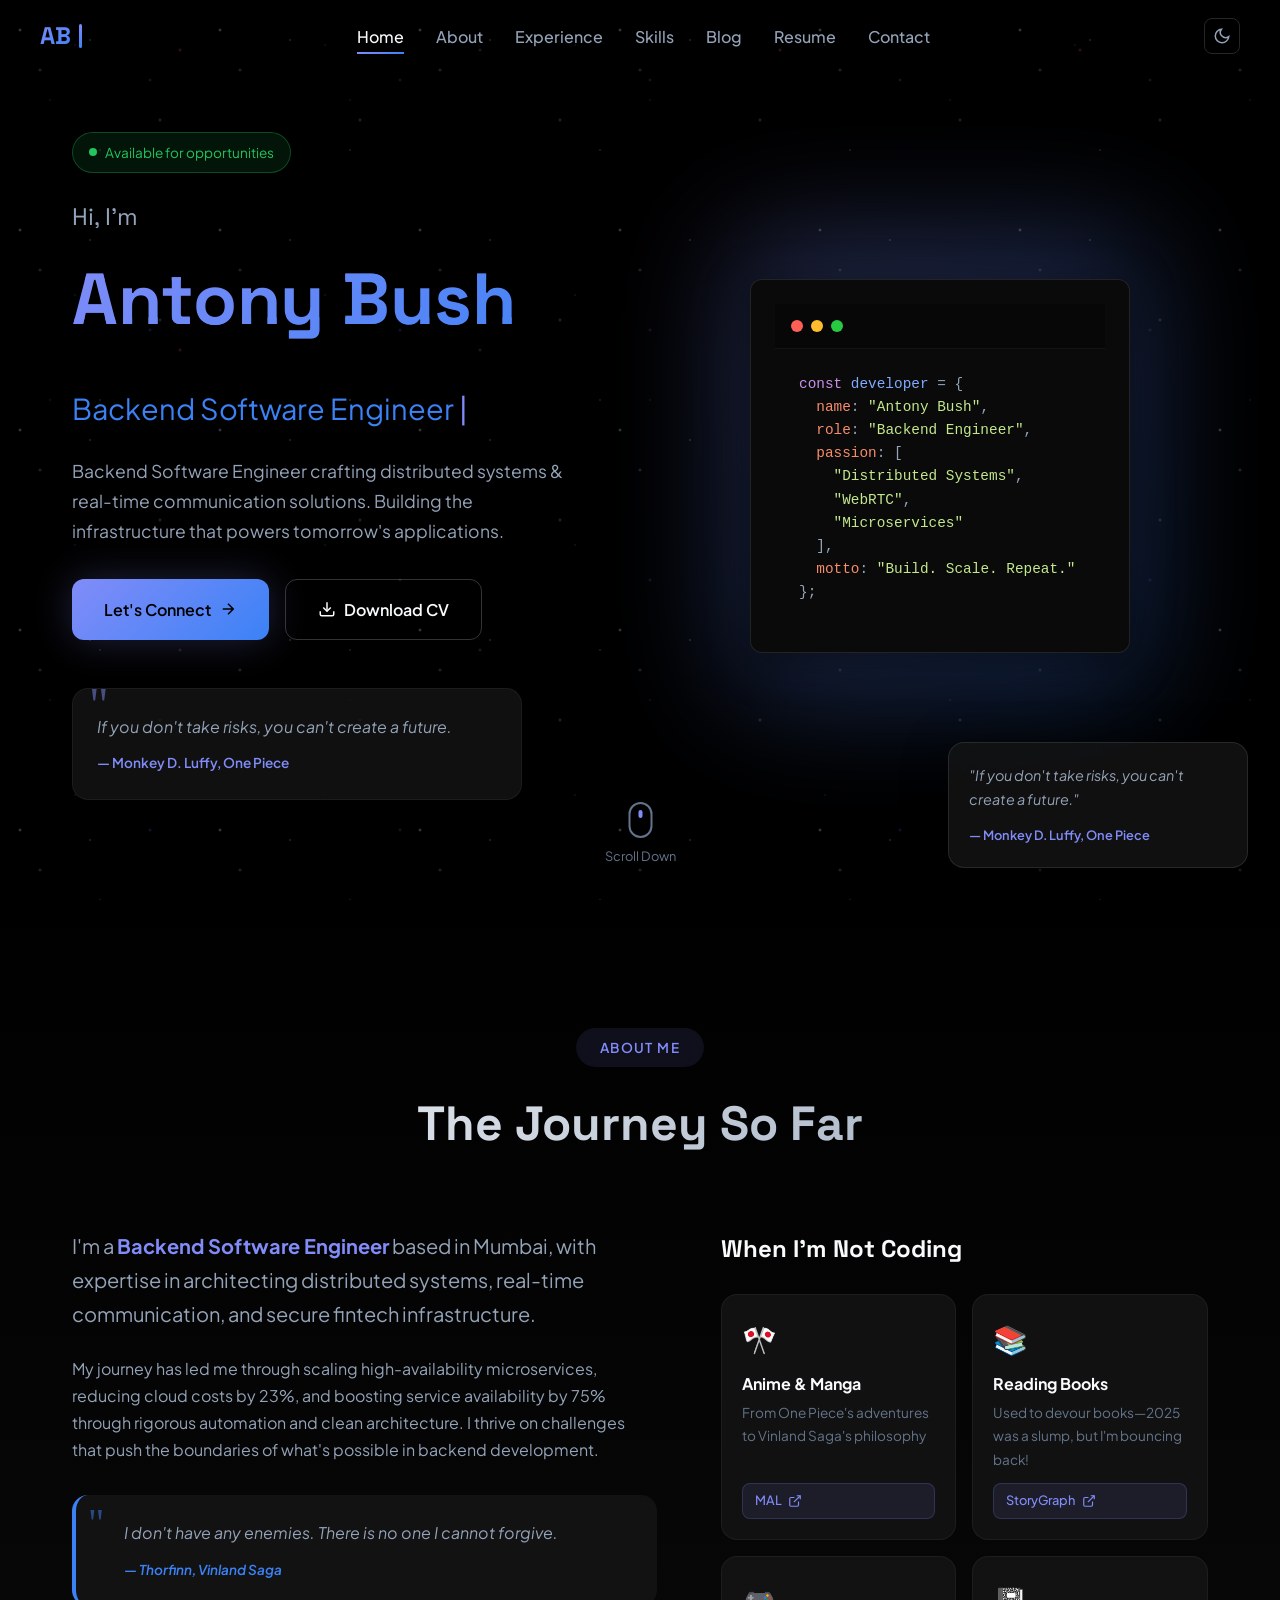
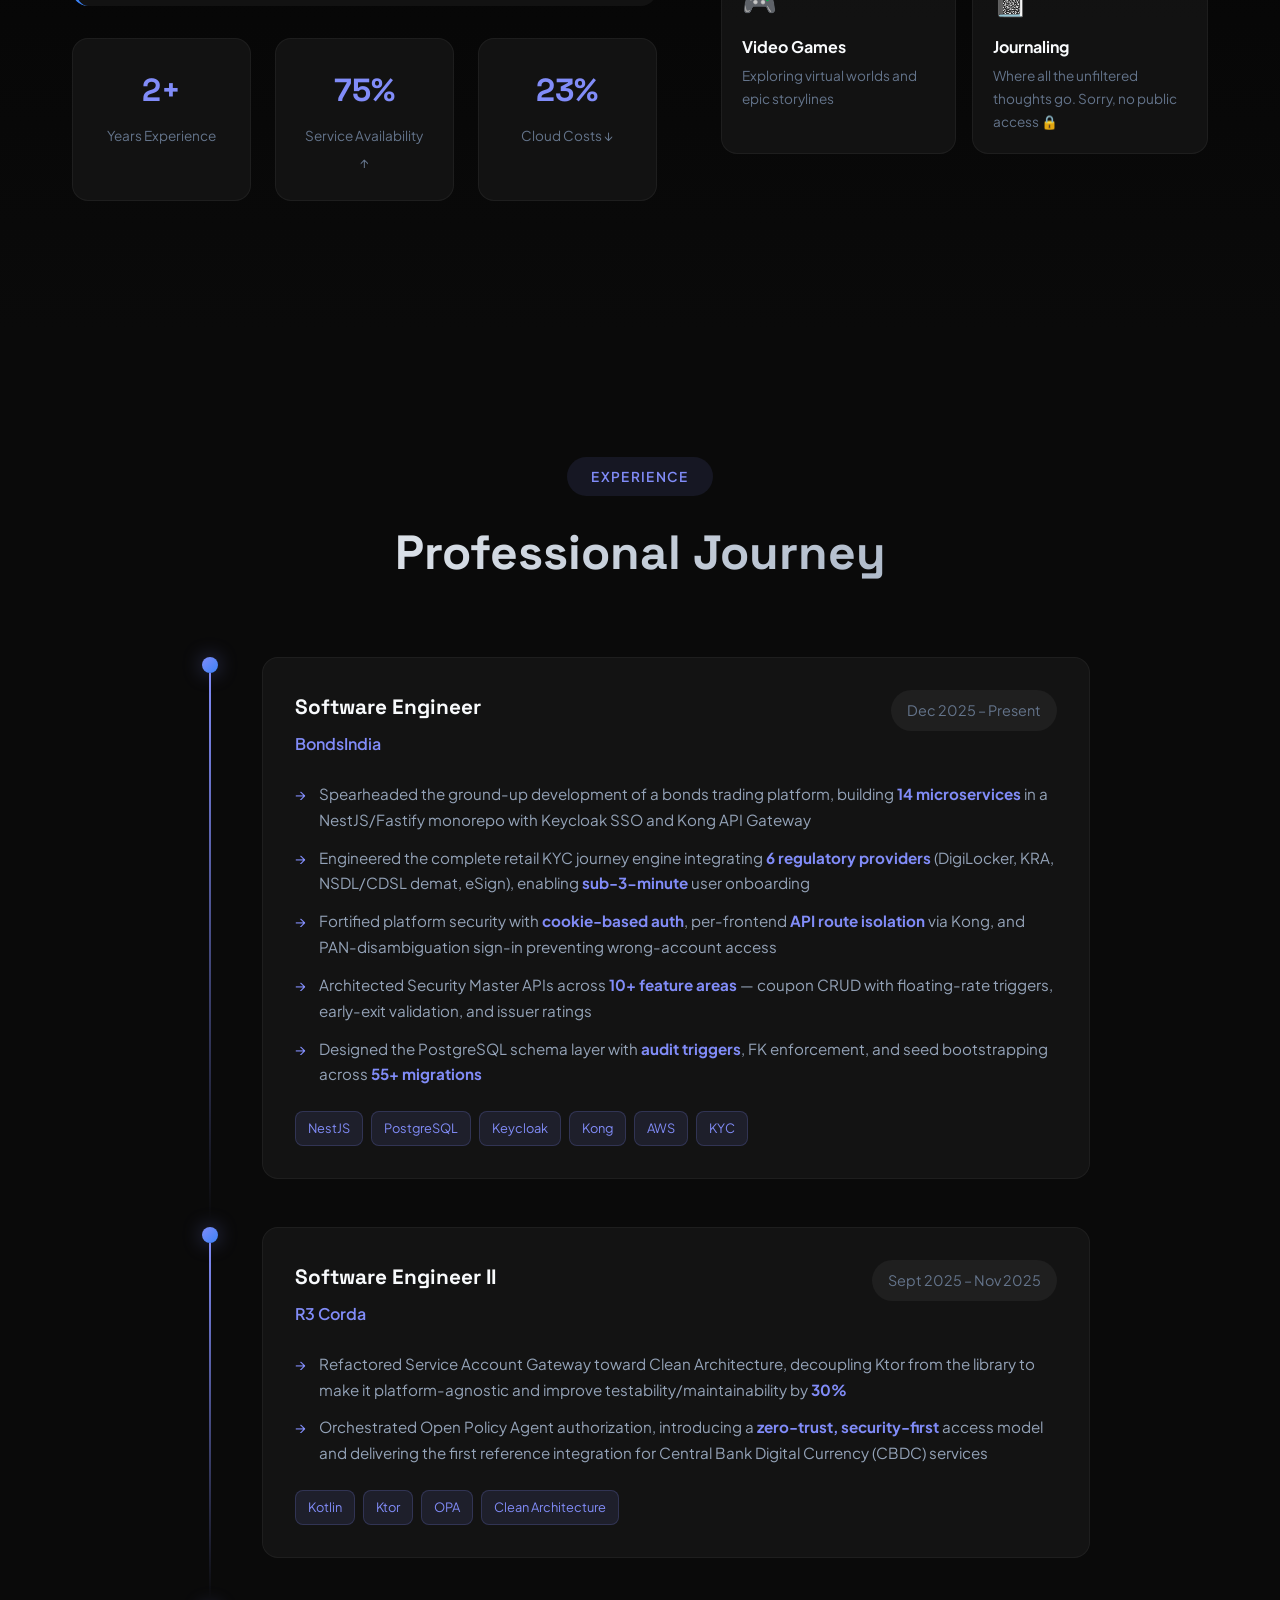
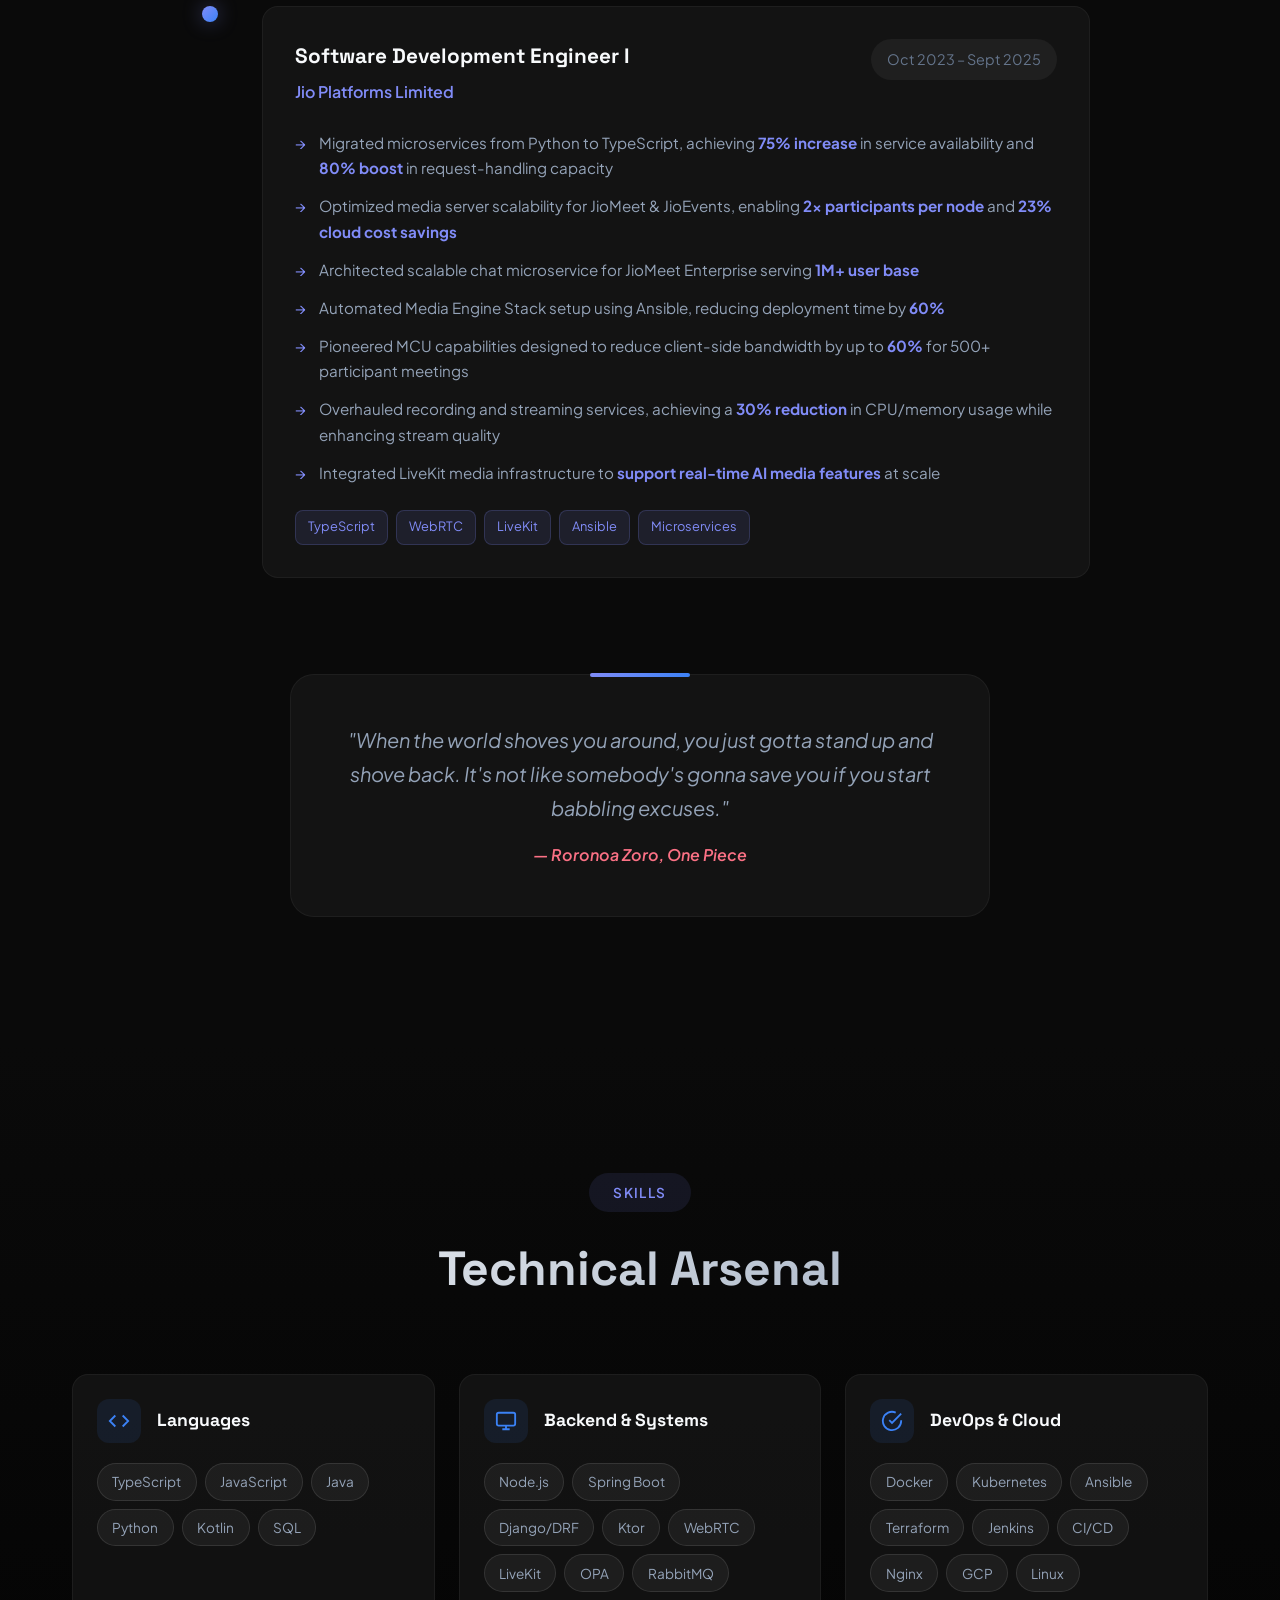
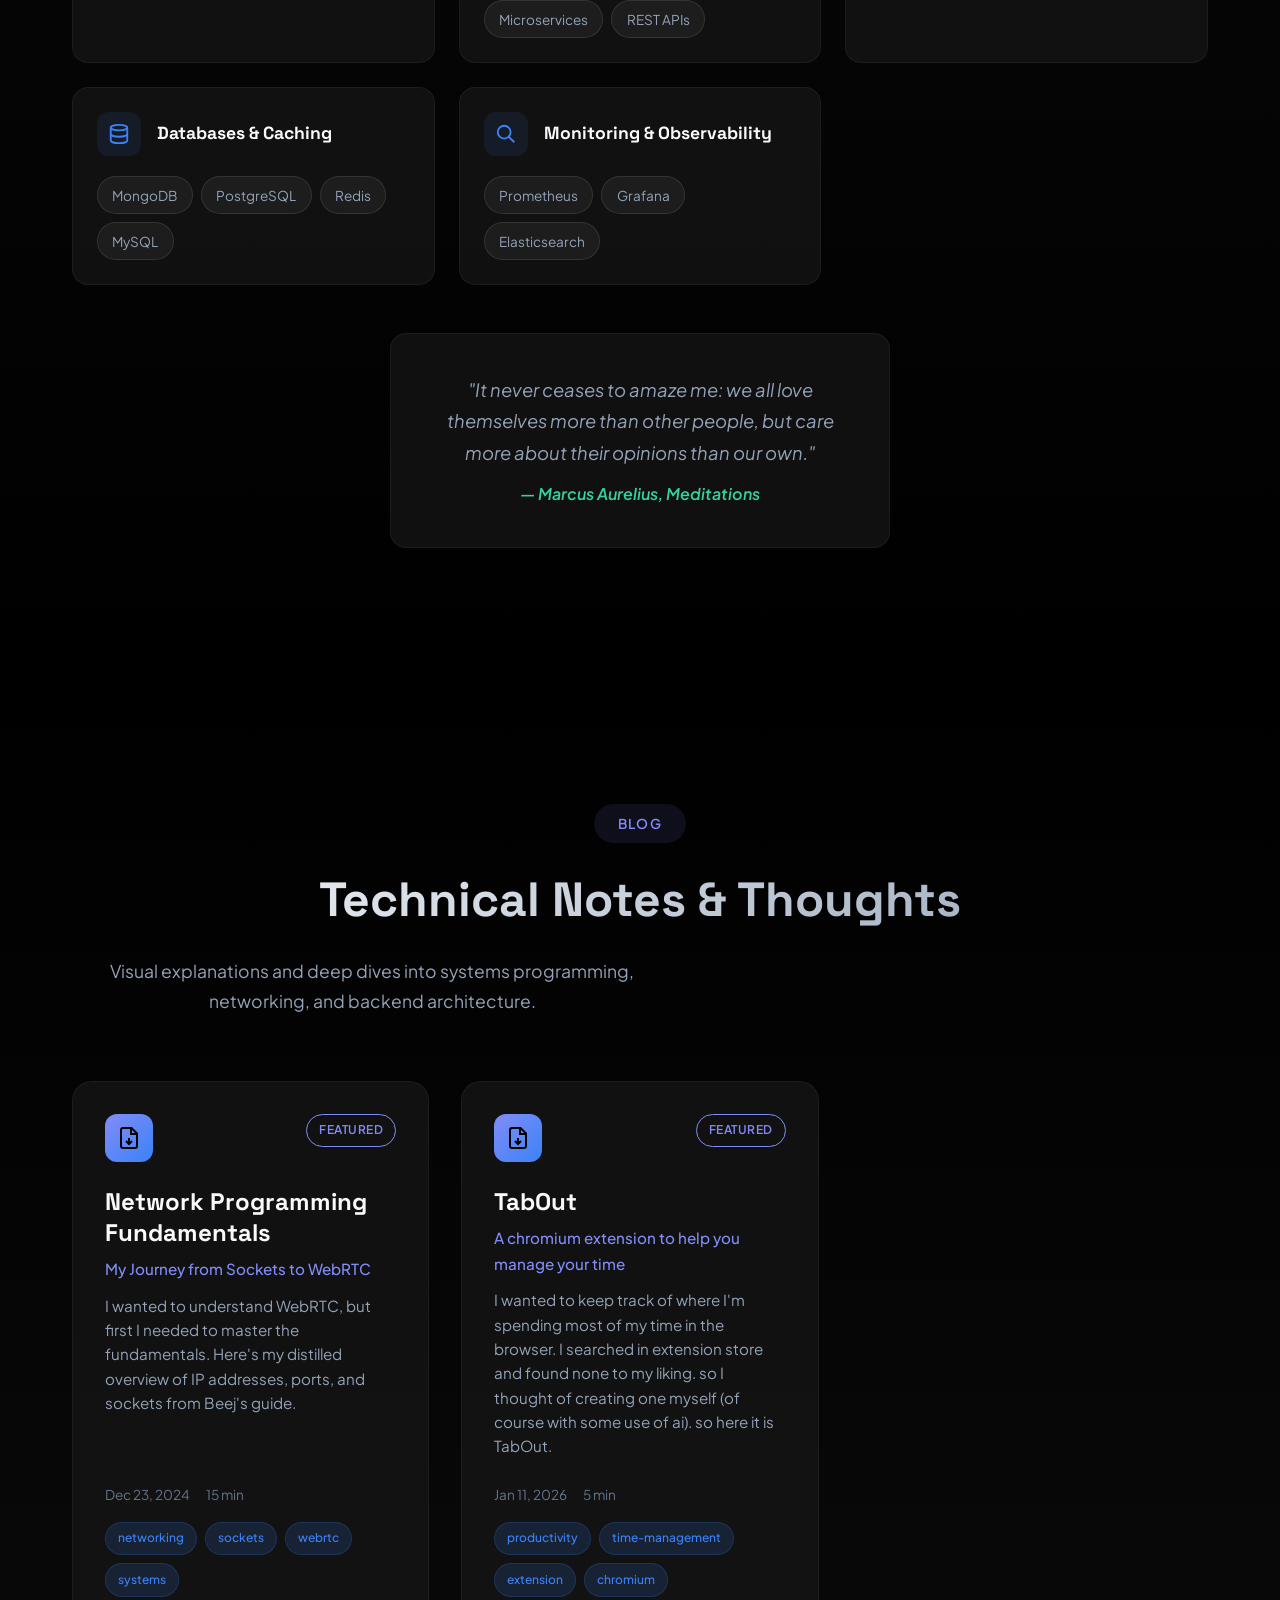
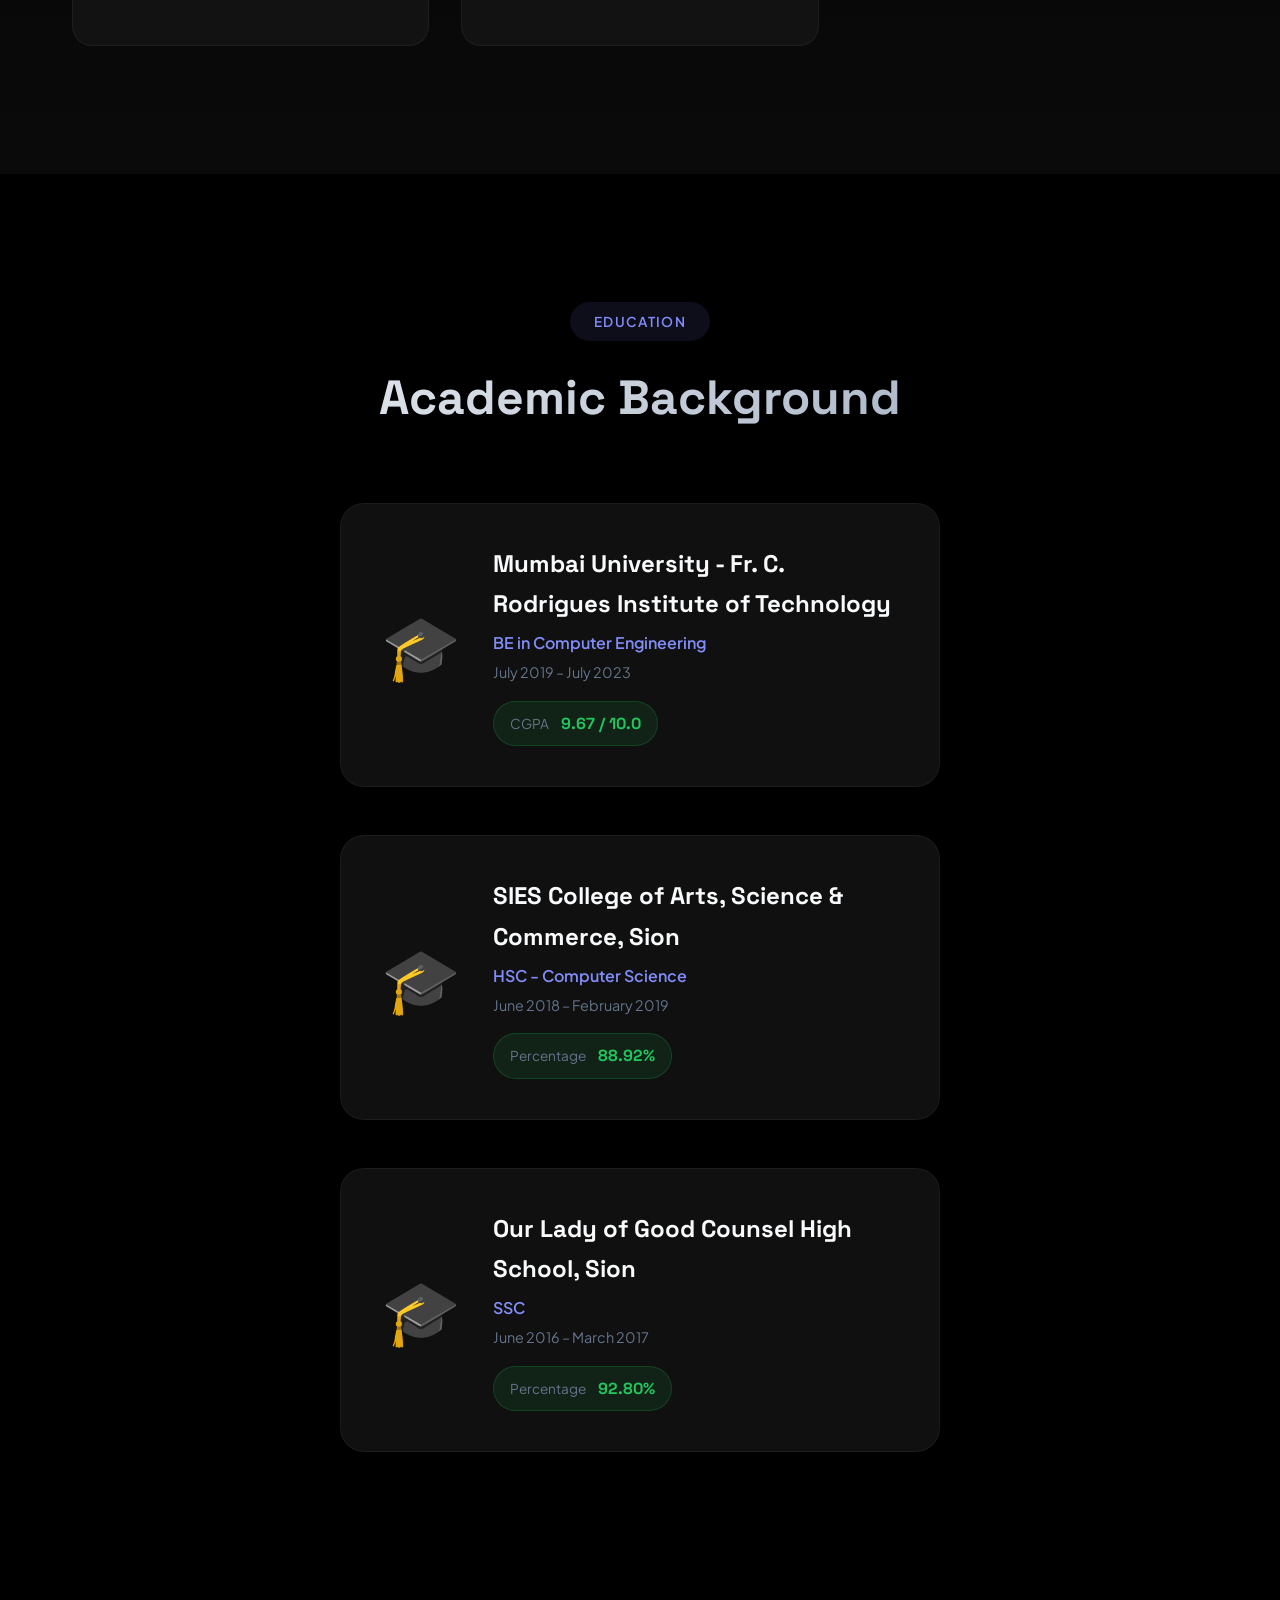
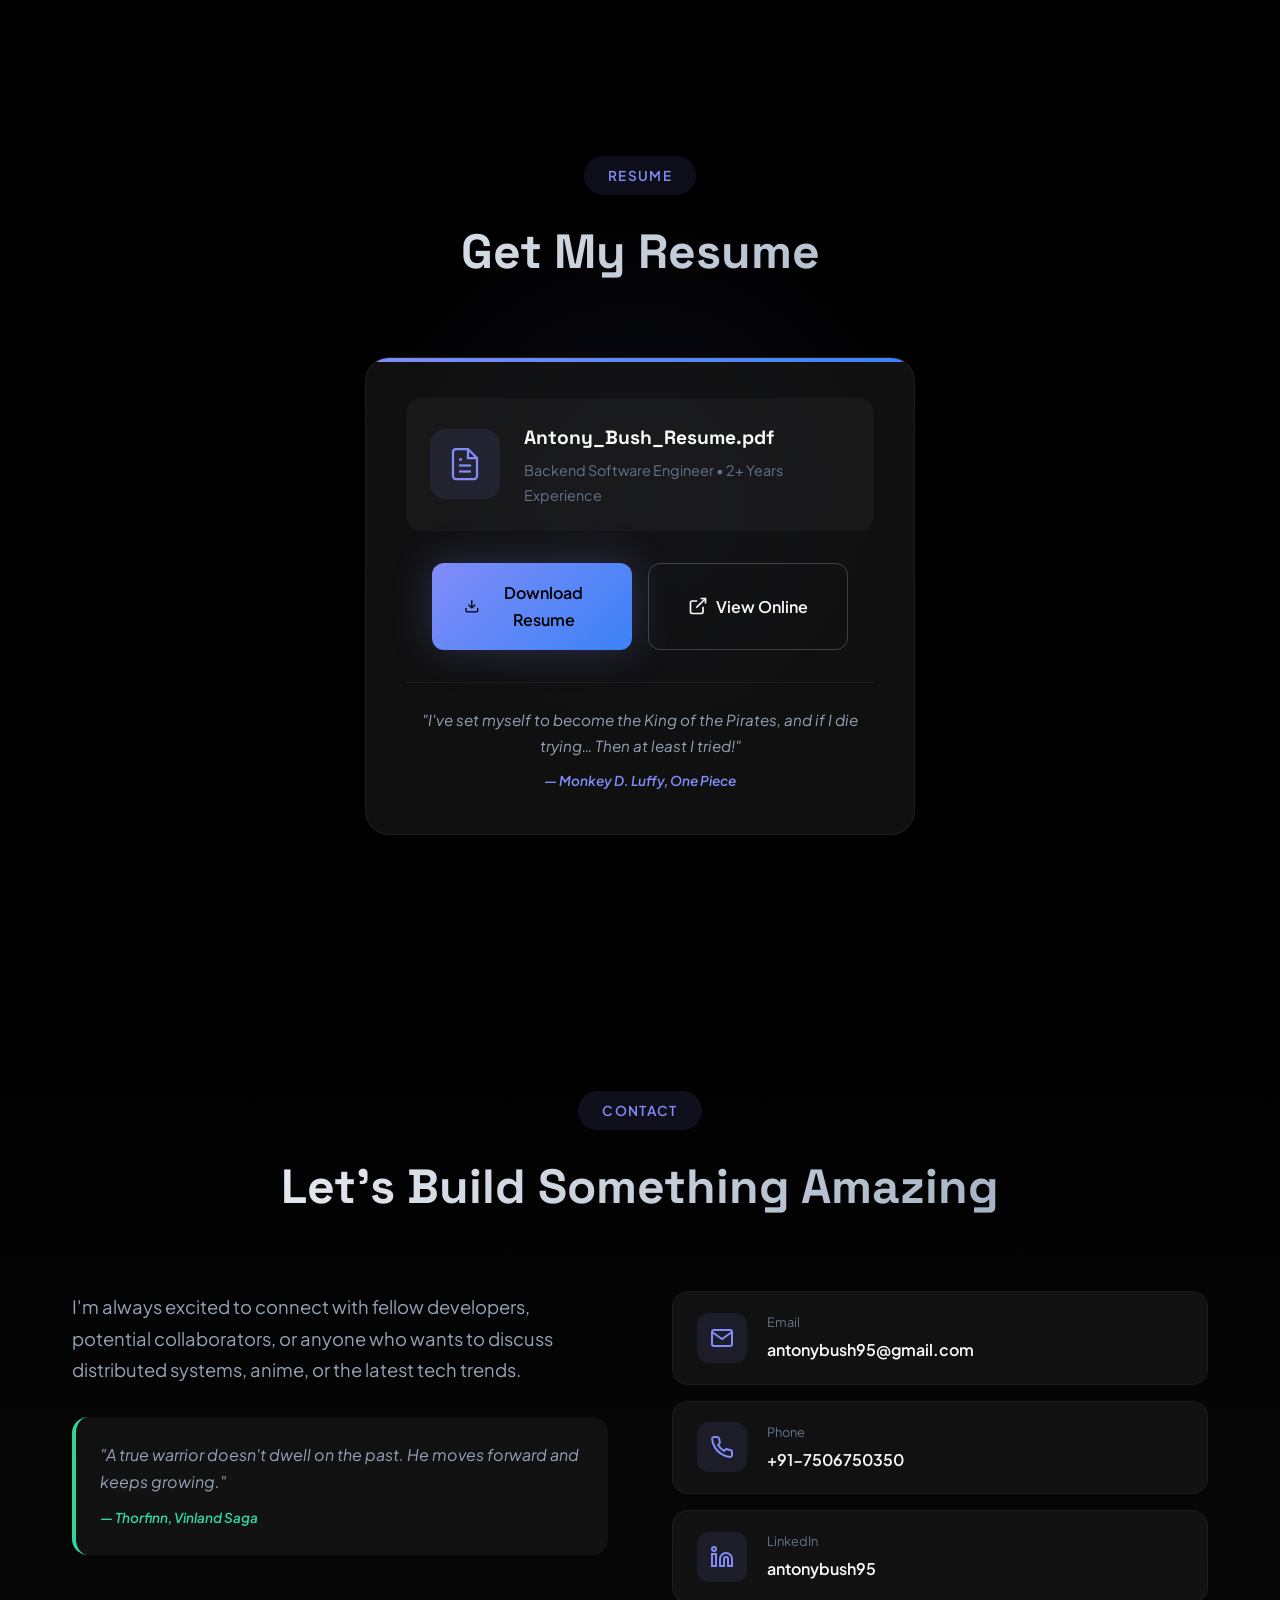
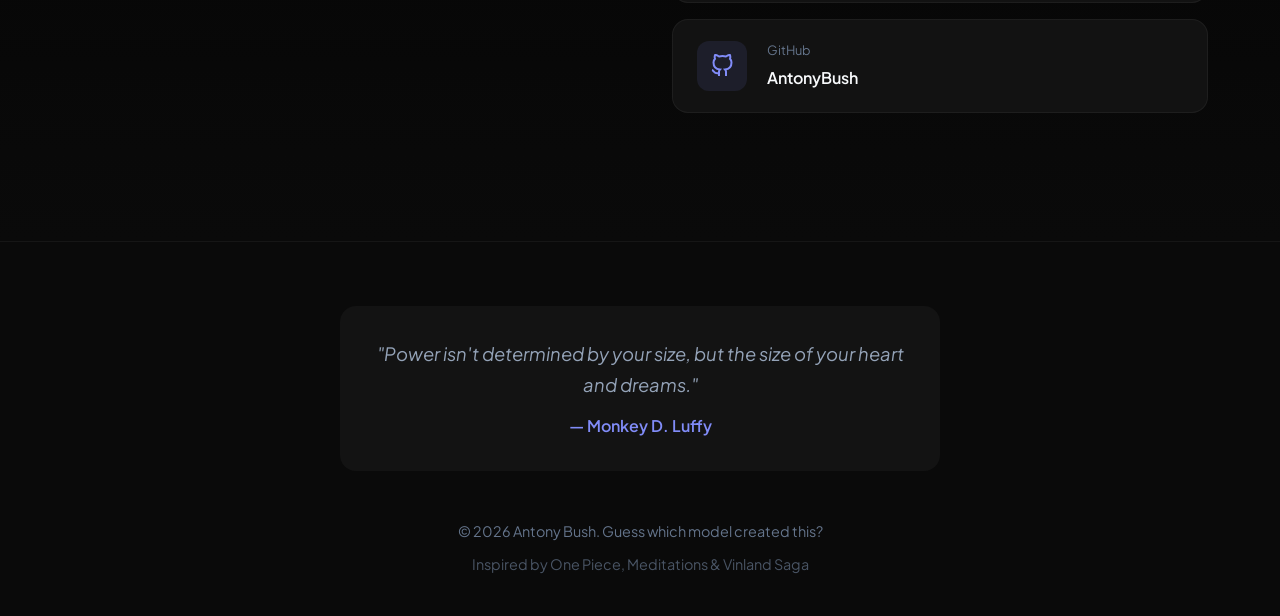
<file: index.html>
<!DOCTYPE html>
<html lang="en">

<head>
    <meta charset="UTF-8">
    <meta name="viewport" content="width=device-width, initial-scale=1.0">
    <title>Antony Bush | Backend Software Engineer</title>
    <meta name="description"
        content="Portfolio of Antony Bush - Backend Software Engineer specializing in distributed systems, WebRTC, and fintech infrastructure. Based in Mumbai, India.">
    <meta name="keywords"
        content="Antony Bush, Backend Engineer, Software Developer, Mumbai, WebRTC, Distributed Systems, Microservices, Jio, R3 Corda">
    <meta name="author" content="Antony Bush">
    <meta name="robots" content="index, follow">
    <meta name="google-site-verification" content="kjehvnL6UXMSSZfzKz4L-mBEsGXN93DuWhQrEQck2jc" />
    <!-- Canonical URL -->
    <link rel="canonical" href="https://antonybush.github.io/">

    <!-- Open Graph / Facebook -->
    <meta property="og:type" content="website">
    <meta property="og:url" content="https://antonybush.github.io/">
    <meta property="og:title" content="Antony Bush | Backend Software Engineer">
    <meta property="og:description"
        content="Backend Software Engineer specializing in distributed systems, WebRTC, and fintech infrastructure.">
    <meta property="og:site_name" content="Antony Bush Portfolio">

    <!-- Twitter -->
    <meta name="twitter:card" content="summary_large_image">
    <meta name="twitter:url" content="https://antonybush.github.io/">
    <meta name="twitter:title" content="Antony Bush | Backend Software Engineer">
    <meta name="twitter:description"
        content="Backend Software Engineer specializing in distributed systems, WebRTC, and fintech infrastructure.">

    <!-- Fonts & Styles -->
    <link rel="preconnect" href="https://fonts.googleapis.com">
    <link rel="preconnect" href="https://fonts.gstatic.com" crossorigin>
    <link rel="icon" type="image/x-icon" href="favicon.ico">
    <link
        href="https://fonts.googleapis.com/css2?family=Plus+Jakarta+Sans:wght@300;400;500;600;700&family=Space+Grotesk:wght@400;500;600;700&display=swap"
        rel="stylesheet">
    <link rel="stylesheet" href="styles.css">

    <!-- Structured Data for Google -->
    <script type="application/ld+json">
    {
        "@context": "https://schema.org",
        "@type": "Person",
        "name": "Antony Bush",
        "url": "https://antonybush.github.io/",
        "jobTitle": "Backend Software Engineer",
        "worksFor": {
            "@type": "Organization",
            "name": "BondsIndia"
        },
        "alumniOf": {
            "@type": "CollegeOrUniversity",
            "name": "Mumbai University"
        },
        "address": {
            "@type": "PostalAddress",
            "addressLocality": "Mumbai",
            "addressRegion": "Maharashtra",
            "addressCountry": "India"
        },
        "sameAs": [
            "https://linkedin.com/in/antonybush95",
            "https://github.com/AntonyBush"
        ]
    }
    </script>
</head>

<body>
    <!-- Skip to main content for accessibility -->
    <a href="#main-content" class="skip-link">Skip to main content</a>

    <!-- Animated Background -->
    <div class="bg-animation">
        <div class="stars"></div>
        <div class="stars2"></div>
        <div class="stars3"></div>
    </div>

    <!-- Navigation -->
    <nav class="navbar" id="navbar" role="navigation" aria-label="Main navigation">
        <div class="nav-container">
            <a href="#home" class="nav-logo">
                <span class="logo-text">AB</span>
                <span class="logo-bar"></span>
            </a>
            <div class="nav-menu" id="nav-menu">
                <a href="#home" class="nav-link active">Home</a>
                <a href="#about" class="nav-link">About</a>
                <a href="#experience" class="nav-link">Experience</a>
                <a href="#skills" class="nav-link">Skills</a>
                <a href="#blogs" class="nav-link">Blog</a>
                <a href="#resume" class="nav-link">Resume</a>
                <a href="#contact" class="nav-link">Contact</a>
            </div>
            <button class="theme-toggle" id="theme-toggle" aria-label="Toggle theme">
                <svg class="icon-moon" viewBox="0 0 24 24" fill="none" stroke="currentColor" stroke-width="2">
                    <path d="M21 12.79A9 9 0 1 1 11.21 3 7 7 0 0 0 21 12.79z"/>
                </svg>
                <svg class="icon-sun" viewBox="0 0 24 24" fill="none" stroke="currentColor" stroke-width="2">
                    <circle cx="12" cy="12" r="5"/>
                    <line x1="12" y1="1" x2="12" y2="3"/>
                    <line x1="12" y1="21" x2="12" y2="23"/>
                    <line x1="4.22" y1="4.22" x2="5.64" y2="5.64"/>
                    <line x1="18.36" y1="18.36" x2="19.78" y2="19.78"/>
                    <line x1="1" y1="12" x2="3" y2="12"/>
                    <line x1="21" y1="12" x2="23" y2="12"/>
                    <line x1="4.22" y1="19.78" x2="5.64" y2="18.36"/>
                    <line x1="18.36" y1="5.64" x2="19.78" y2="4.22"/>
                </svg>
            </button>
            <button class="nav-toggle" id="nav-toggle" aria-label="Toggle navigation">
                <span></span>
                <span></span>
                <span></span>
            </button>
        </div>
    </nav>

    <!-- Floating Quote -->
    <div class="floating-quote" id="floating-quote">
        <div class="quote-content">
            <p class="quote-text"></p>
            <span class="quote-author"></span>
        </div>
    </div>

    <!-- ===========================================
         MAIN CONTENT
         
         Sections are loaded from the /sections folder.
         To edit a section, open the corresponding file:
         - sections/hero.html
         - sections/about.html
         - sections/experience.html
         - sections/skills.html
         - sections/education.html
         - sections/resume.html
         - sections/contact.html
         
         The footer is in sections/footer.html
    =========================================== -->
    <main id="main-content" tabindex="-1">
        <!-- Sections will be loaded here dynamically -->
        <div id="section-hero"></div>
        <div id="section-about"></div>
        <div id="section-experience"></div>
        <div id="section-skills"></div>
        <div id="section-blogs"></div>
        <div id="section-education"></div>
        <div id="section-resume"></div>
        <div id="section-contact"></div>
    </main>

    <!-- Footer will be loaded here -->
    <div id="section-footer"></div>

    <script src="script.js"></script>
</body>

</html>
</file>
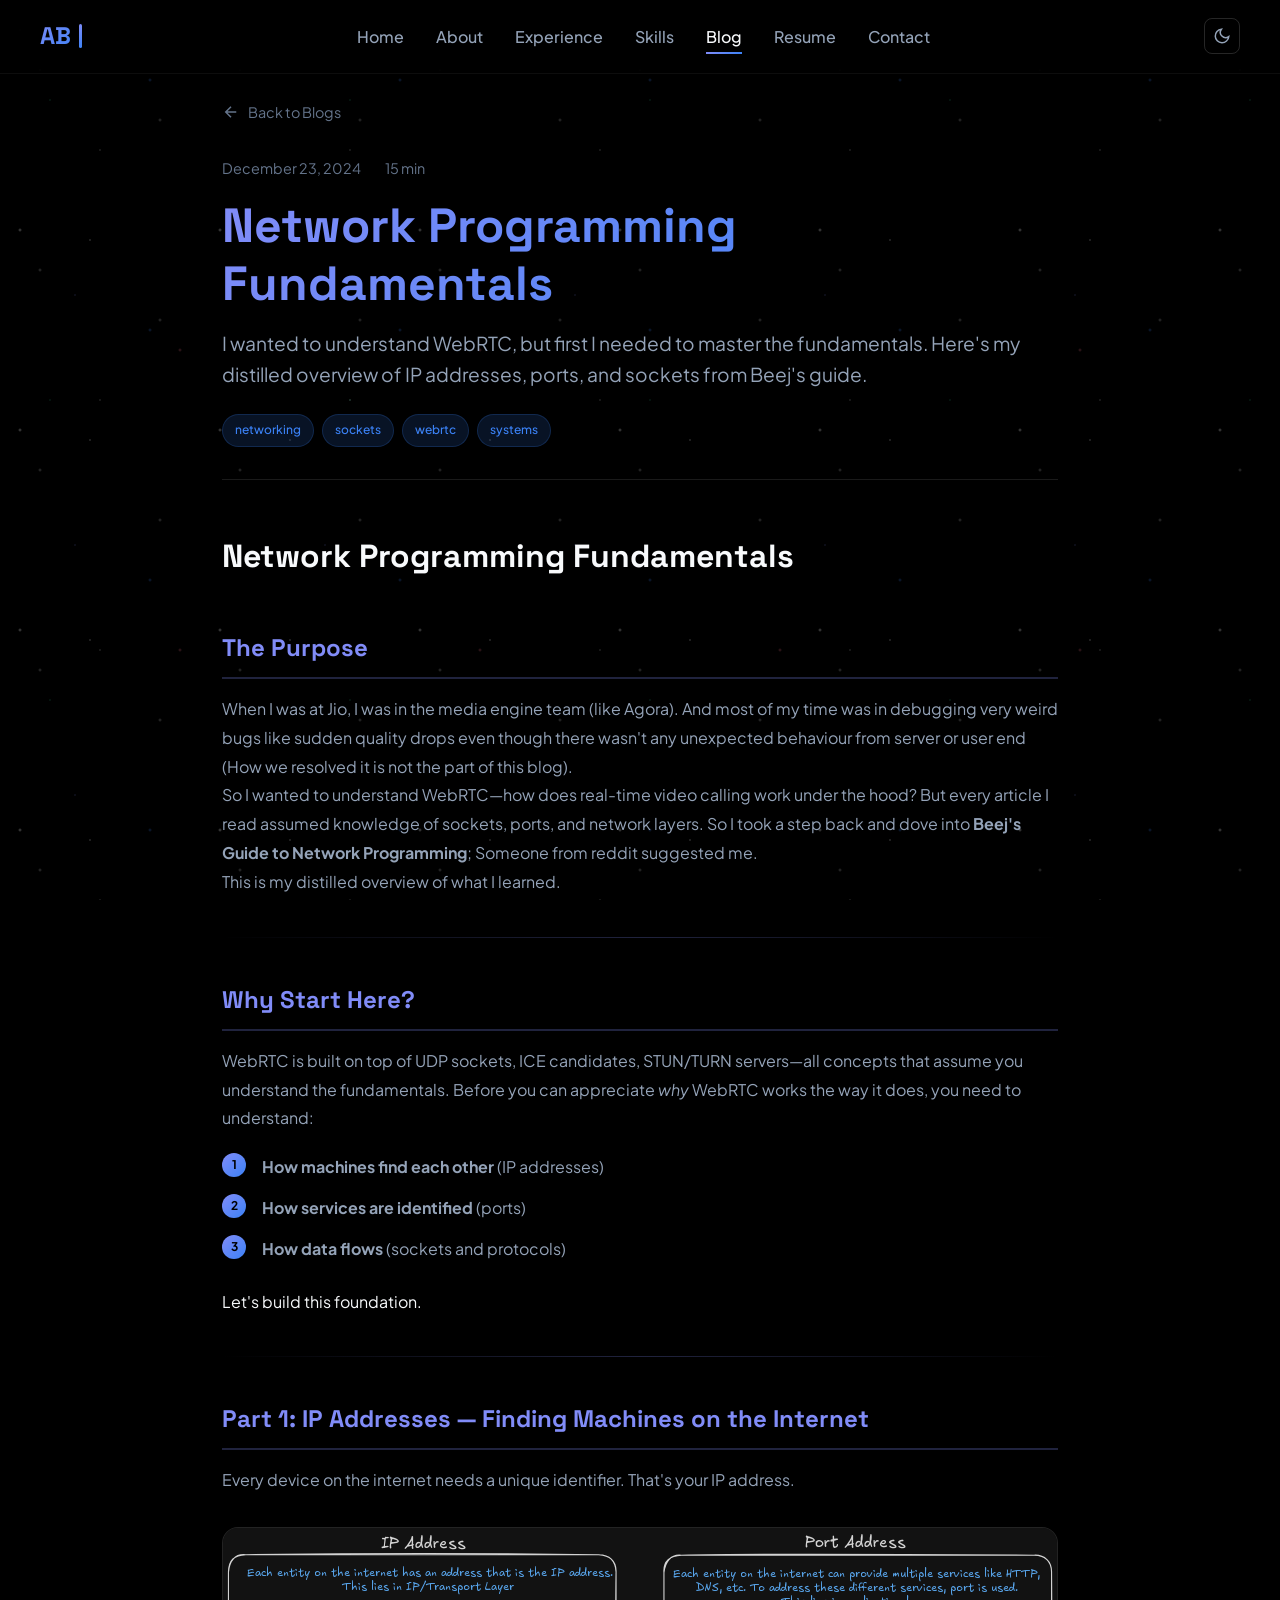
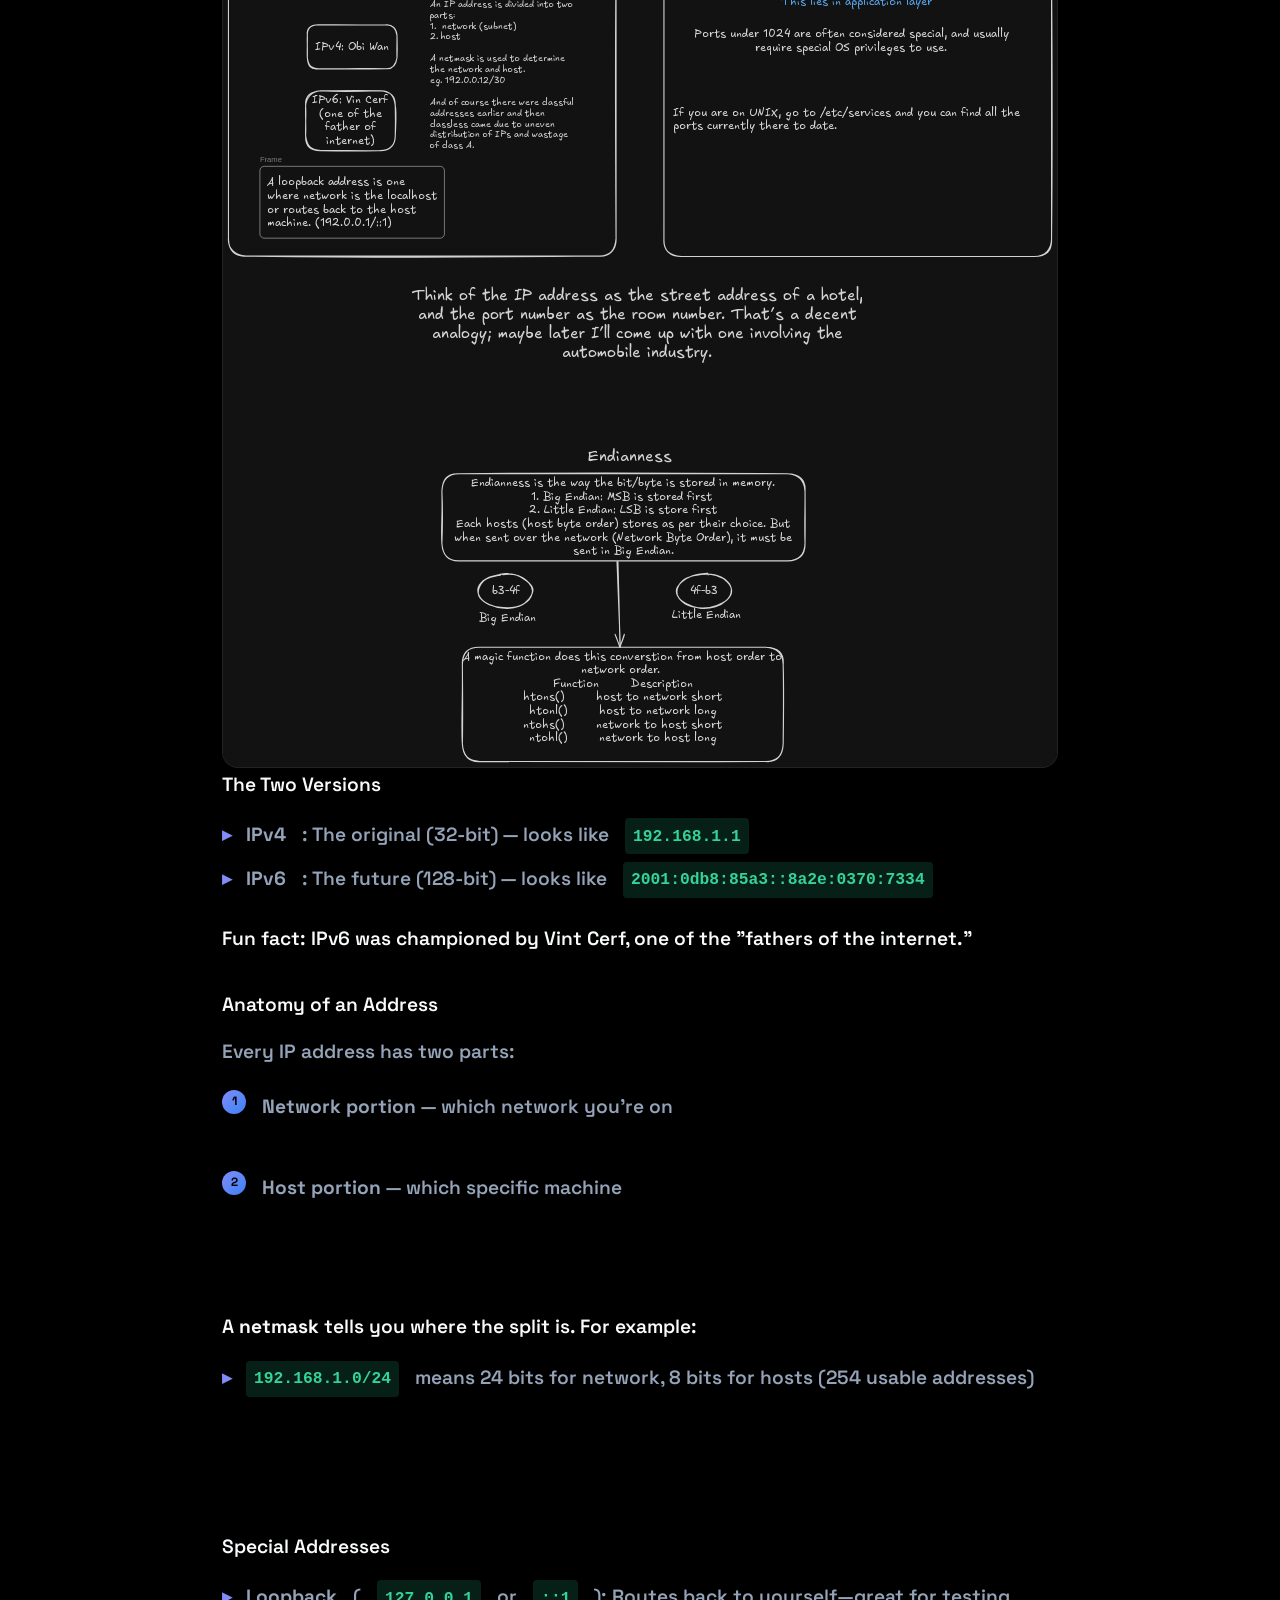
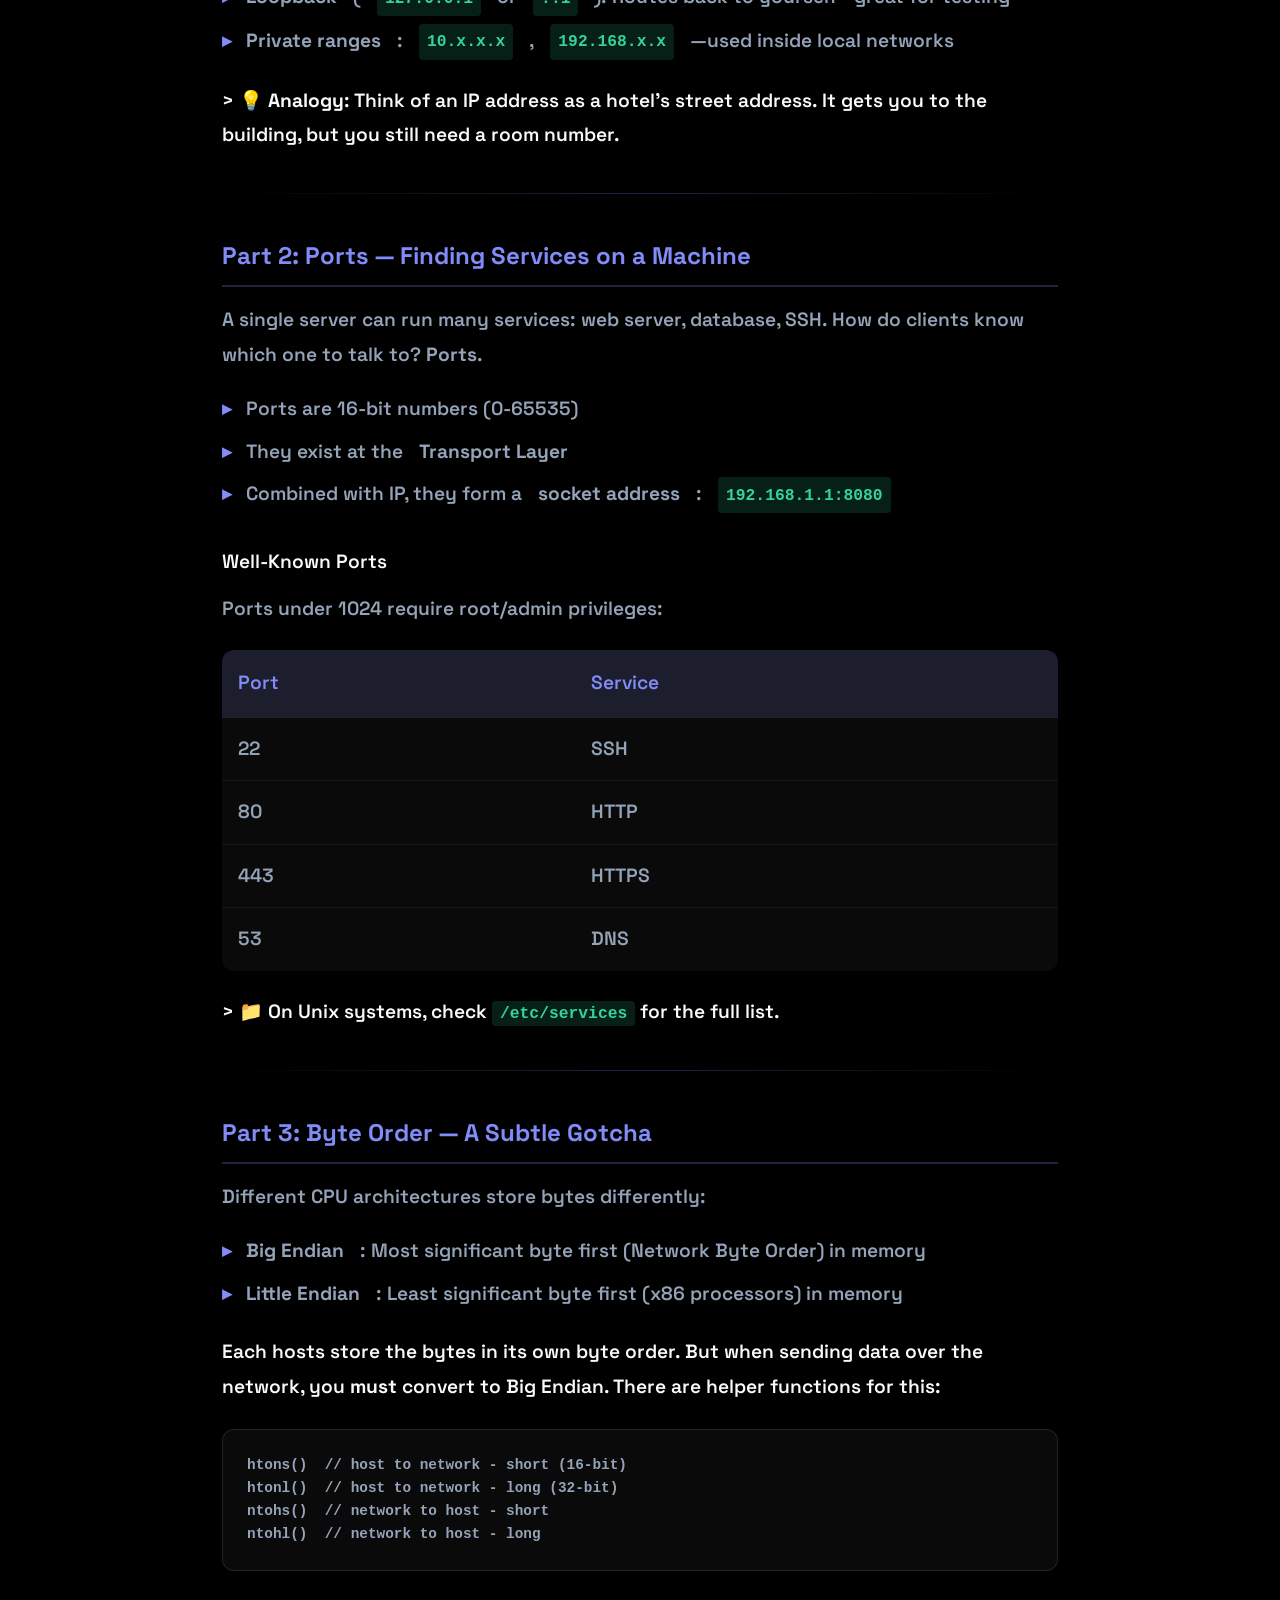
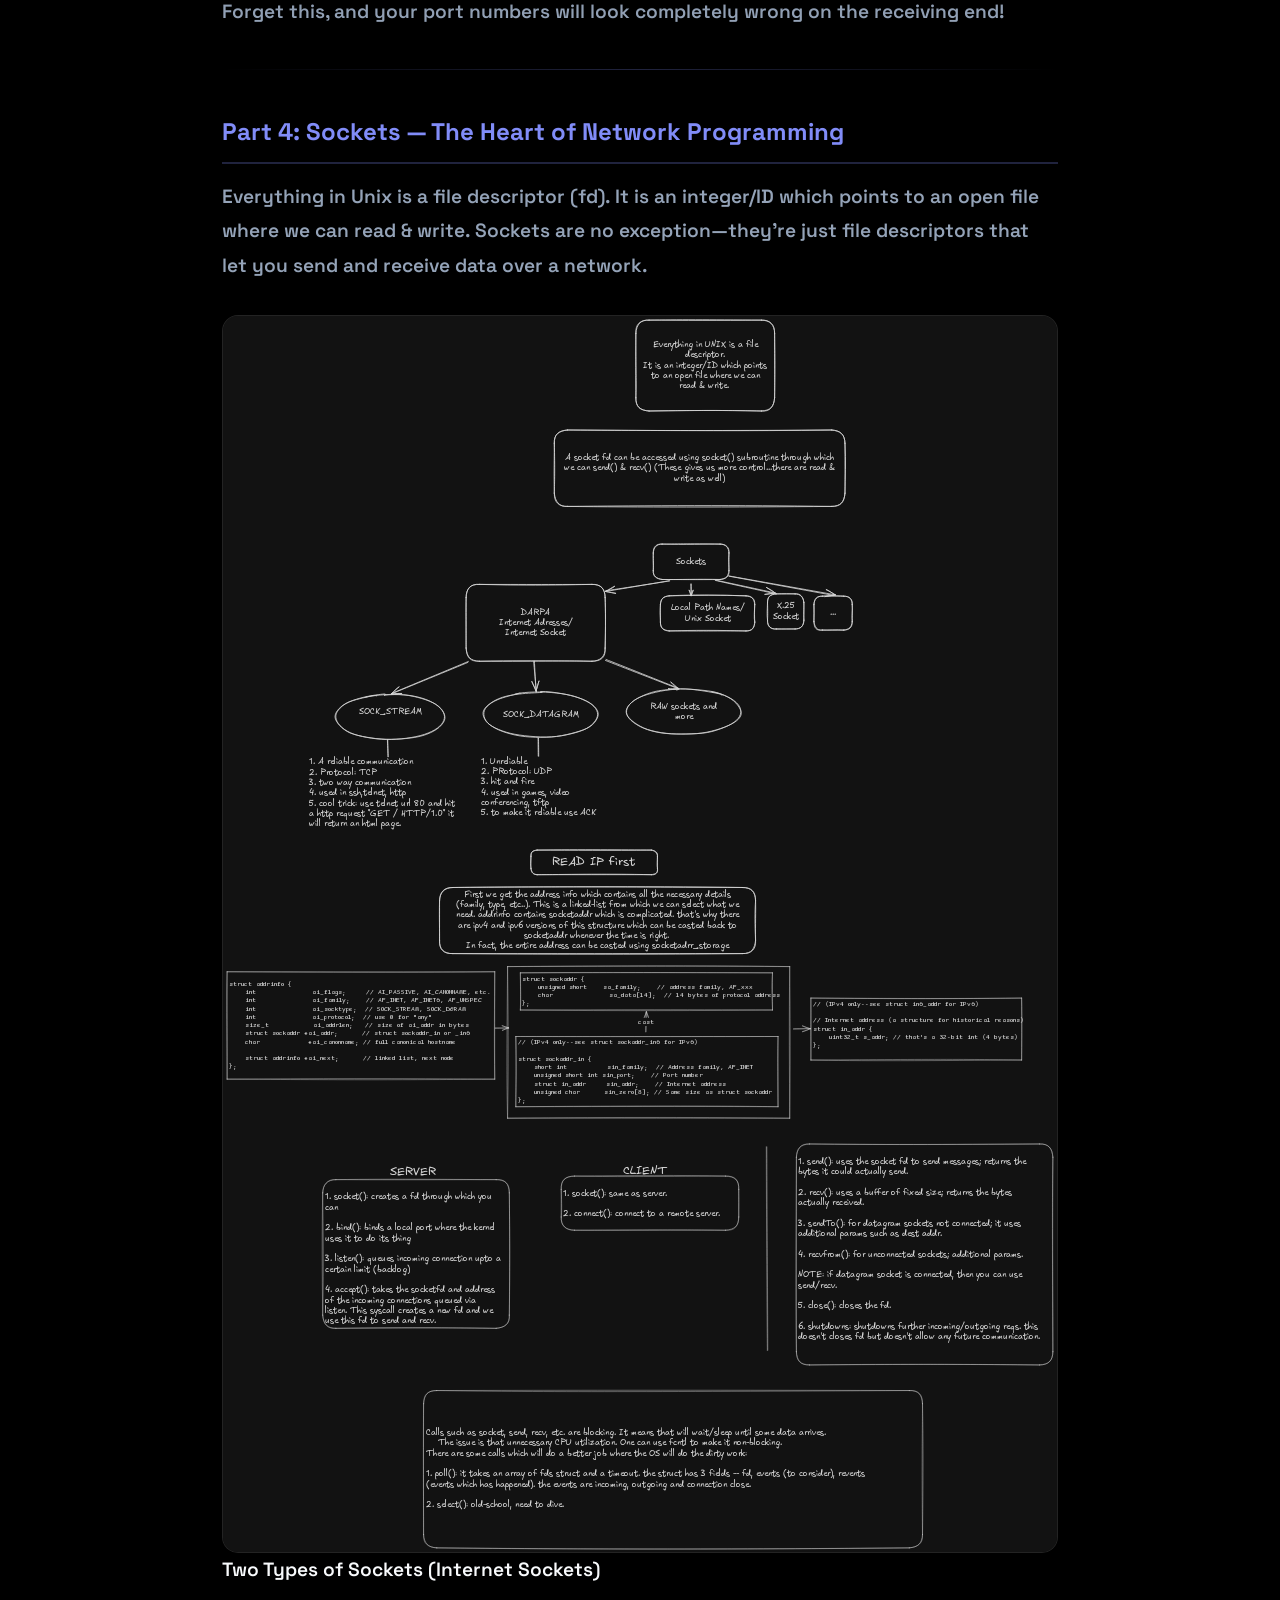
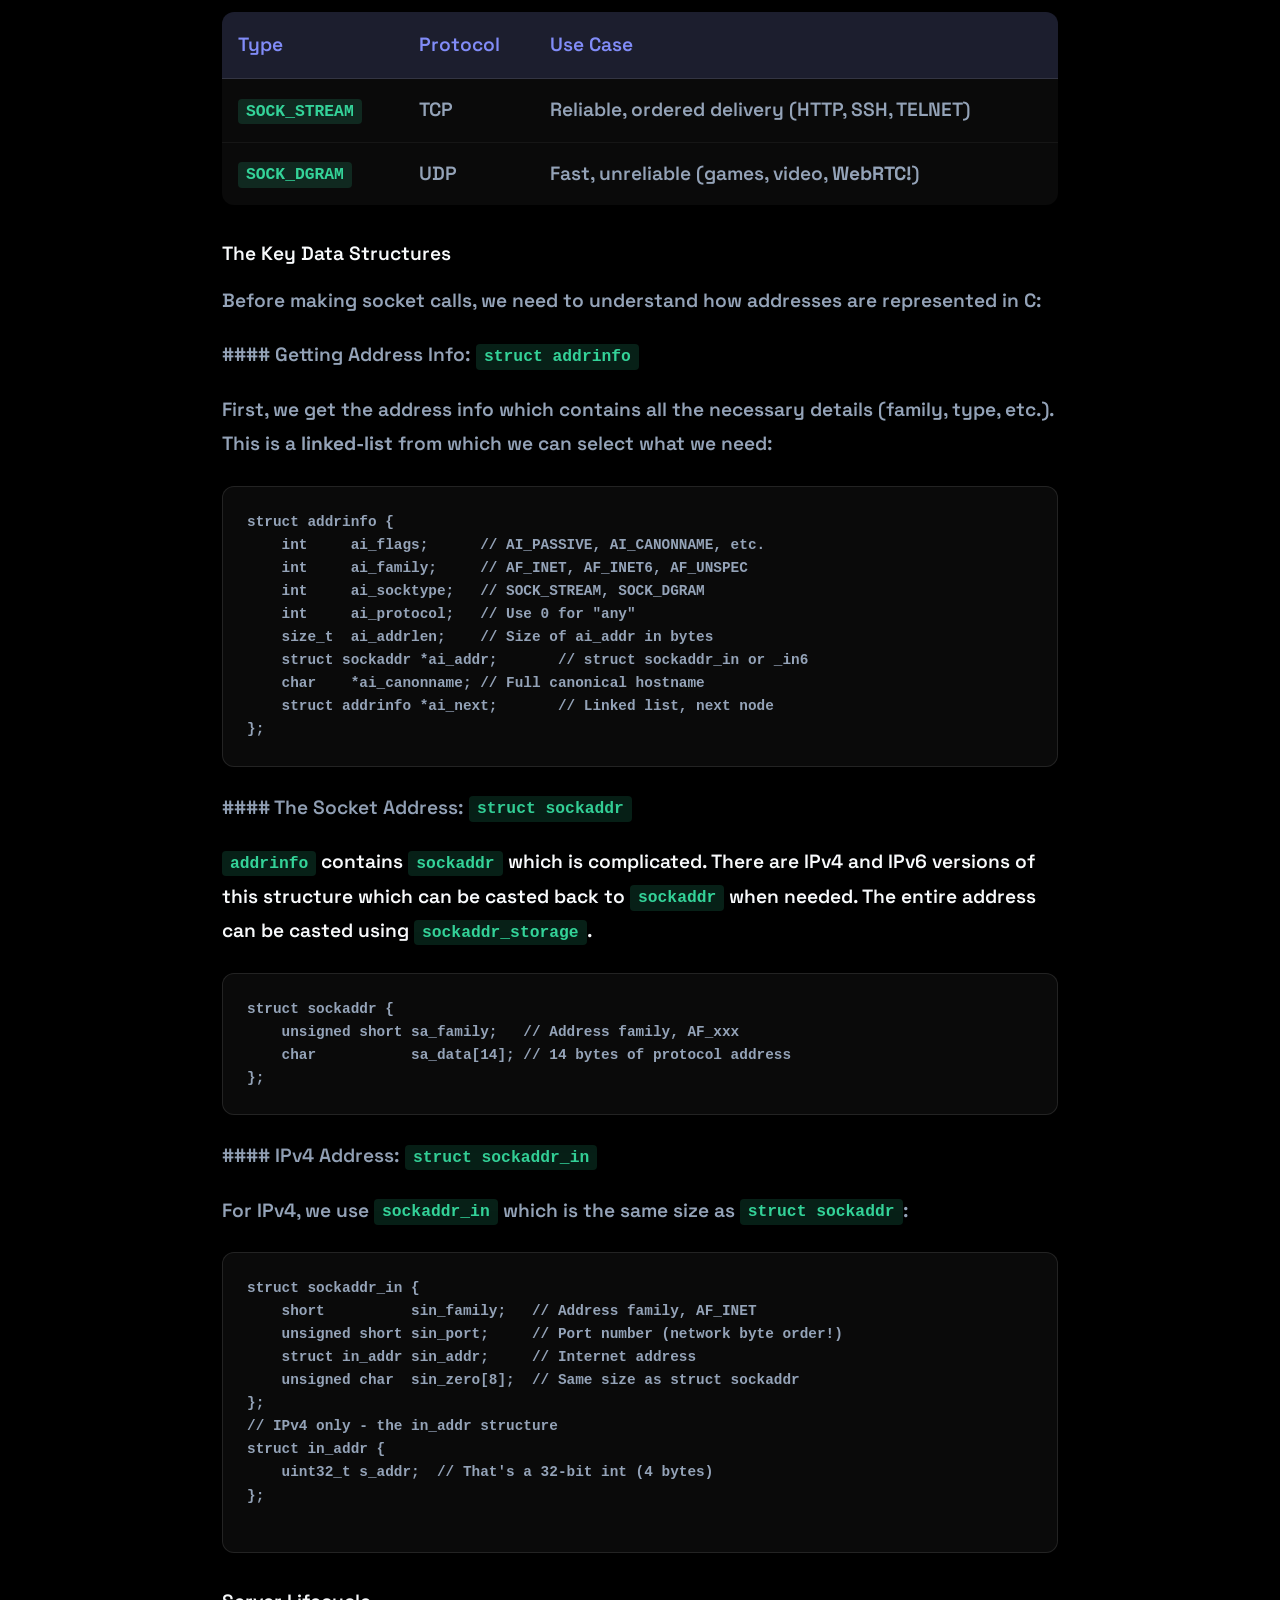
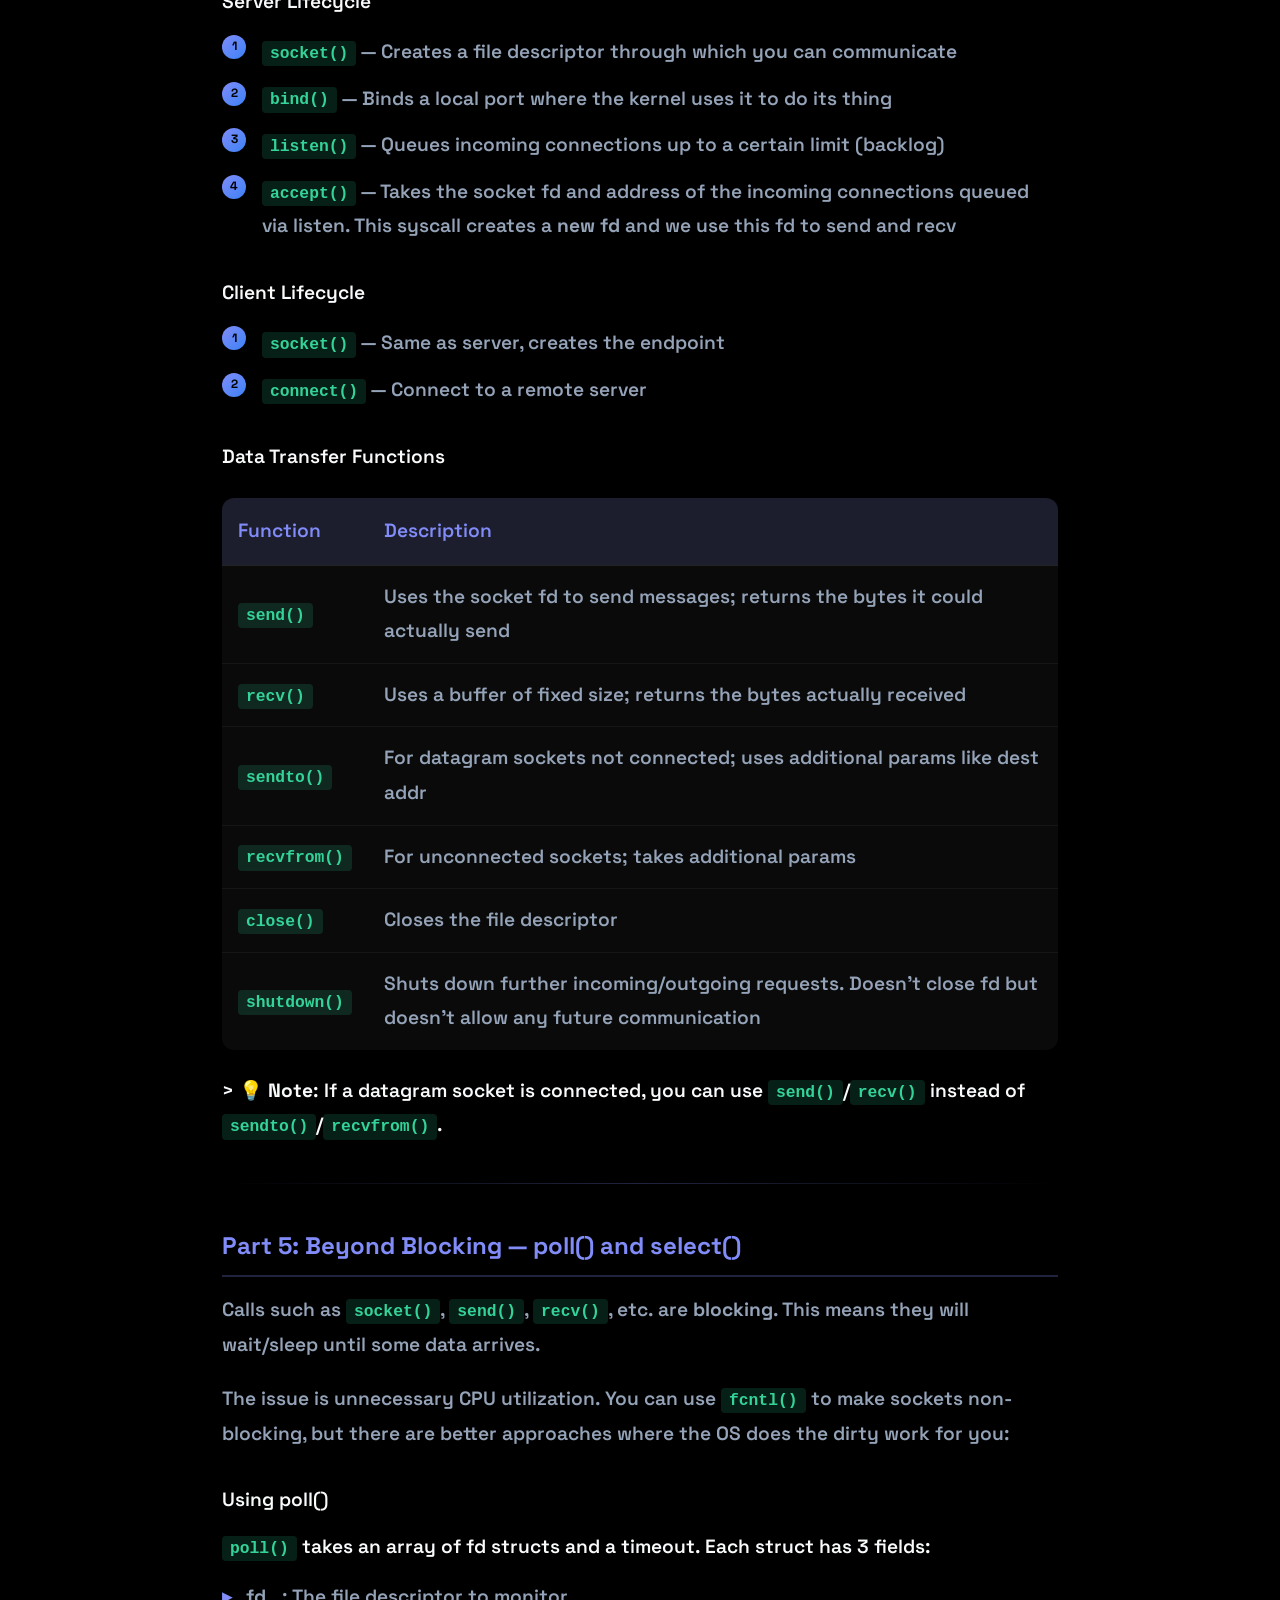
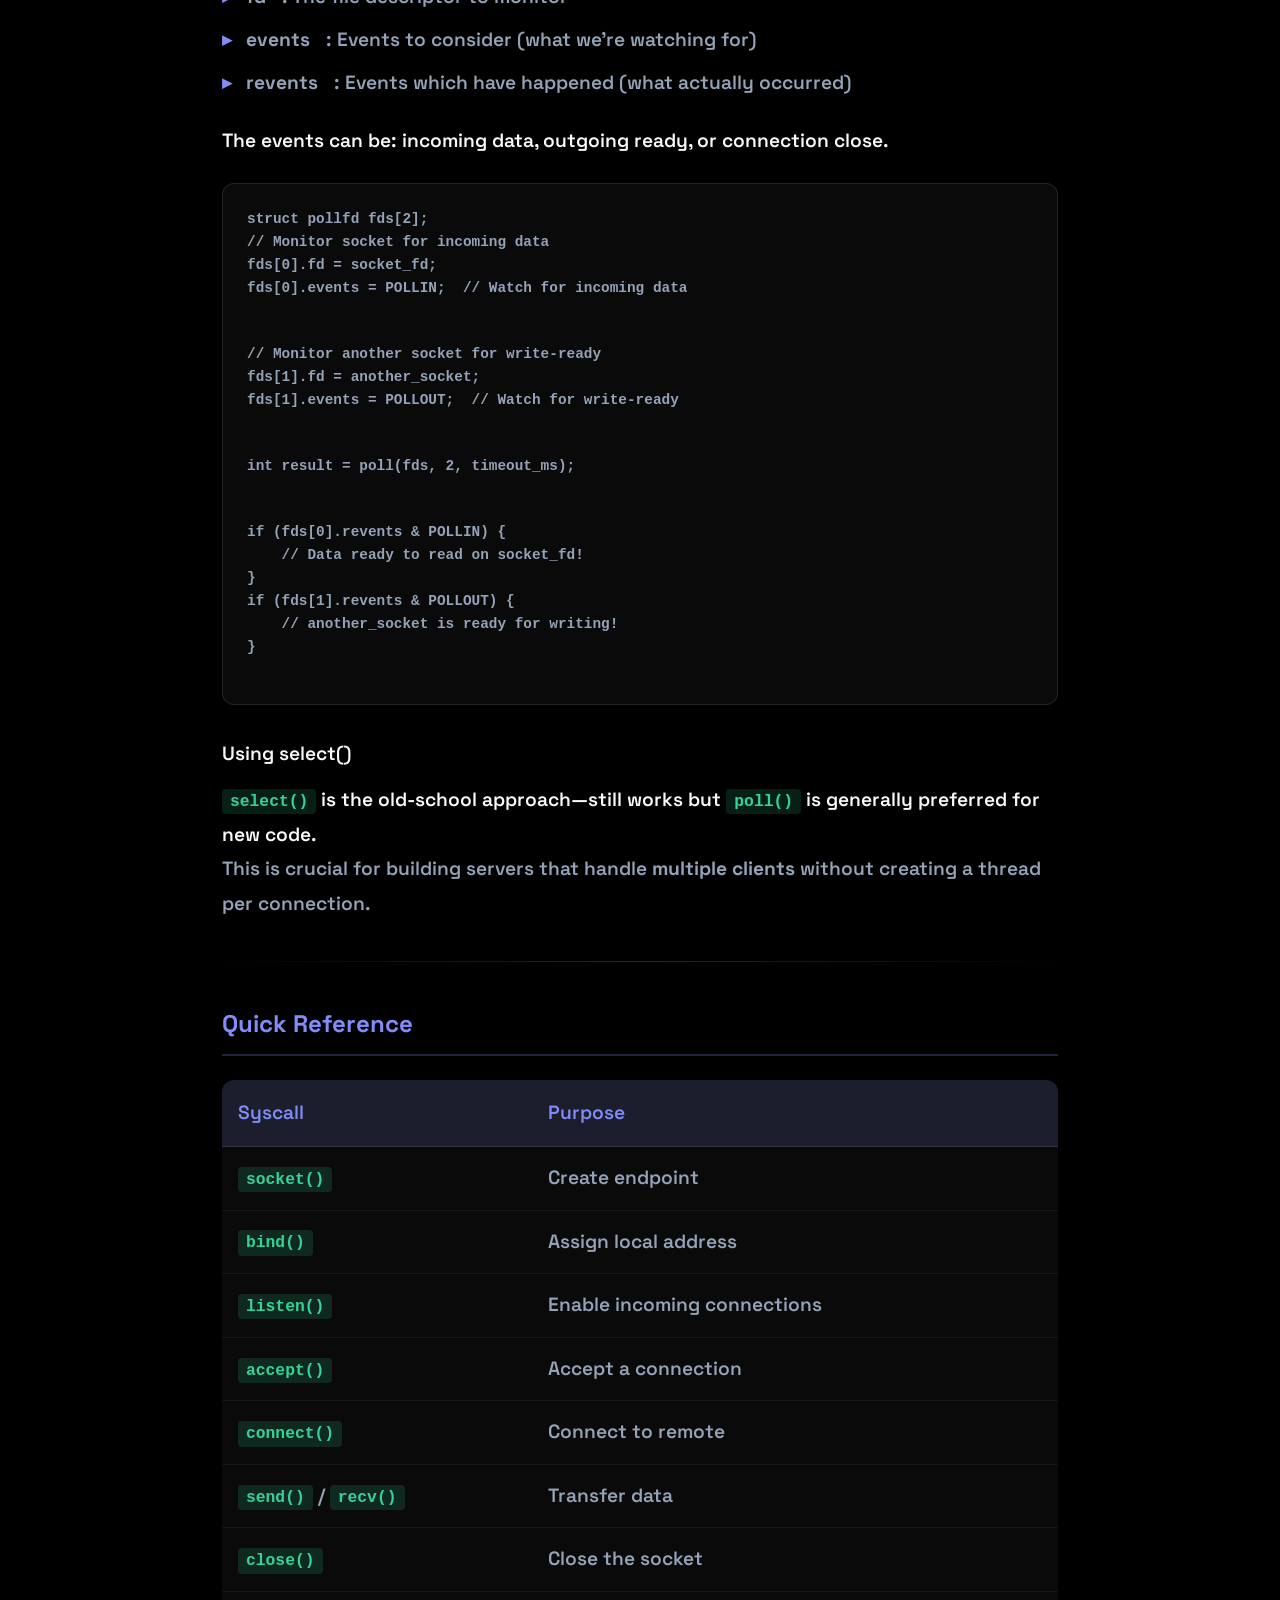
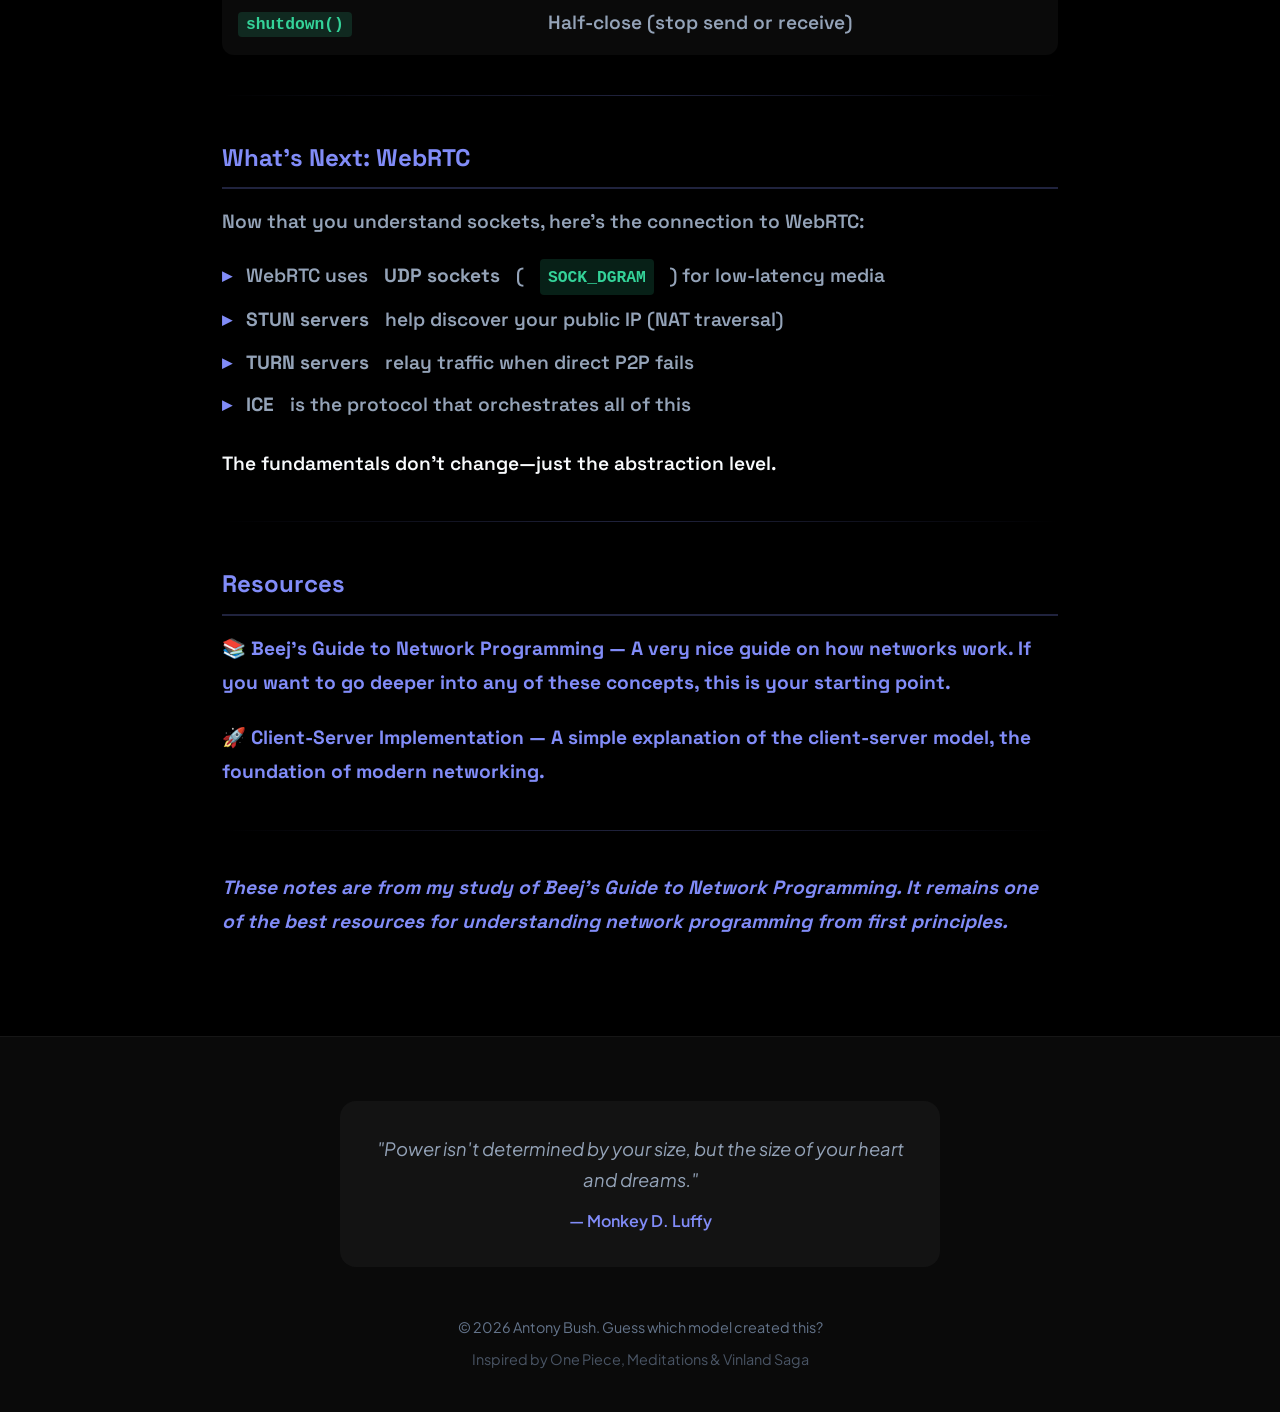
<file: blogs/beejs-network-guide.html>
<!DOCTYPE html>
<html lang="en">

<head>
    <meta charset="UTF-8">
    <meta name="viewport" content="width=device-width, initial-scale=1.0">

    <!-- SEO: Title -->
    <title>Network Programming Fundamentals | Antony Bush</title>

    <!-- SEO Meta Tags -->
    <meta name="description" content="I wanted to understand WebRTC, but first I needed to master the fundamentals. Here's my distilled overview of IP addresses, ports, and sockets from Beej's guide.">
    <meta name="keywords" content="networking, sockets, webrtc, systems, antony bush, blog, software engineering">
    <meta name="author" content="Antony Bush">
    <meta name="robots" content="index, follow">

    <!-- Open Graph / Social Media -->
    <meta property="og:type" content="article">
    <meta property="og:title" content="Network Programming Fundamentals">
    <meta property="og:description" content="I wanted to understand WebRTC, but first I needed to master the fundamentals. Here's my distilled overview of IP addresses, ports, and sockets from Beej's guide.">
    <meta property="og:url" content="https://antonybush.github.io/blogs/beejs-network-guide.html">
    <meta property="og:site_name" content="Antony Bush - Backend Software Engineer">
    <meta property="article:author" content="Antony Bush">
    <meta property="article:published_time" content="2024-12-23">
    <meta property="article:tag" content="networking">
    <meta property="article:tag" content="sockets">
    <meta property="article:tag" content="webrtc">
    <meta property="article:tag" content="systems">

    <!-- Twitter Card -->
    <meta name="twitter:card" content="summary_large_image">
    <meta name="twitter:title" content="Network Programming Fundamentals">
    <meta name="twitter:description" content="I wanted to understand WebRTC, but first I needed to master the fundamentals. Here's my distilled overview of IP addresses, ports, and sockets from Beej's guide.">

    <!-- Canonical URL -->
    <link rel="canonical" href="https://antonybush.github.io/blogs/beejs-network-guide.html">

    <!-- Fonts & Styles -->
    <link rel="preconnect" href="https://fonts.googleapis.com">
    <link rel="preconnect" href="https://fonts.gstatic.com" crossorigin>
    <link rel="icon" type="image/x-icon" href="../favicon.ico">
    <link
        href="https://fonts.googleapis.com/css2?family=Plus+Jakarta+Sans:wght@300;400;500;600;700&family=Space+Grotesk:wght@400;500;600;700&display=swap"
        rel="stylesheet">
    <link rel="stylesheet" href="../styles.css">

    <!-- Structured Data / Schema.org -->
    <script type="application/ld+json">
{
        "@context": "https://schema.org",
        "@type": "TechArticle",
        "headline": "Network Programming Fundamentals",
        "description": "I wanted to understand WebRTC, but first I needed to master the fundamentals. Here's my distilled overview of IP addresses, ports, and sockets from Beej's guide.",
        "author": {
                "@type": "Person",
                "name": "Antony Bush",
                "url": "https://antonybush.github.io"
        },
        "datePublished": "2024-12-23",
        "dateModified": "2024-12-23",
        "publisher": {
                "@type": "Person",
                "name": "Antony Bush"
        },
        "mainEntityOfPage": {
                "@type": "WebPage",
                "@id": "https://antonybush.github.io/blogs/beejs-network-guide.html"
        },
        "keywords": [
                "networking",
                "sockets",
                "webrtc",
                "systems"
        ]
}
    </script>
</head>

<body class="blog-page">
    <!-- Animated Background (shared) -->
    <div class="bg-animation">
        <div class="stars"></div>
        <div class="stars2"></div>
        <div class="stars3"></div>
    </div>

    <!-- Navigation (loaded dynamically) -->
    <div id="nav-placeholder"></div>

    <!-- Blog Content -->
    <main class="blog-main" id="blog-main">
        <div class="blog-container">
            <!-- Loading State -->
            <div class="blog-loading" id="blog-loading">
                <div class="loading-spinner"></div>
                <p>Loading blog...</p>
            </div>

            <!-- Blog Header -->
            <header class="blog-header" id="blog-header" style="display: none;">
                <a href="../index.html#blogs" class="back-link">
                    <svg viewBox="0 0 24 24" fill="none" stroke="currentColor" stroke-width="2">
                        <path d="M19 12H5M12 19l-7-7 7-7" />
                    </svg>
                    Back to Blogs
                </a>
                <div class="blog-meta">
                    <span class="blog-date" id="blog-date"></span>
                    <span class="blog-read-time" id="blog-read-time"></span>
                </div>
                <h1 class="blog-title" id="blog-title"></h1>
                <p class="blog-subtitle" id="blog-subtitle"></p>
                <div class="blog-tags" id="blog-tags"></div>
            </header>

            <!-- Diagrams Section -->
            <div class="blog-diagrams" id="blog-diagrams" style="display: none;"></div>

            <!-- Main Content -->
            <article class="blog-content" id="blog-content" style="display: none;"></article>
        </div>
    </main>

    <!-- Footer (loaded dynamically) -->
    <div id="footer-placeholder"></div>

    <script src="../blog.js"></script>
</body>

</html>
</file>
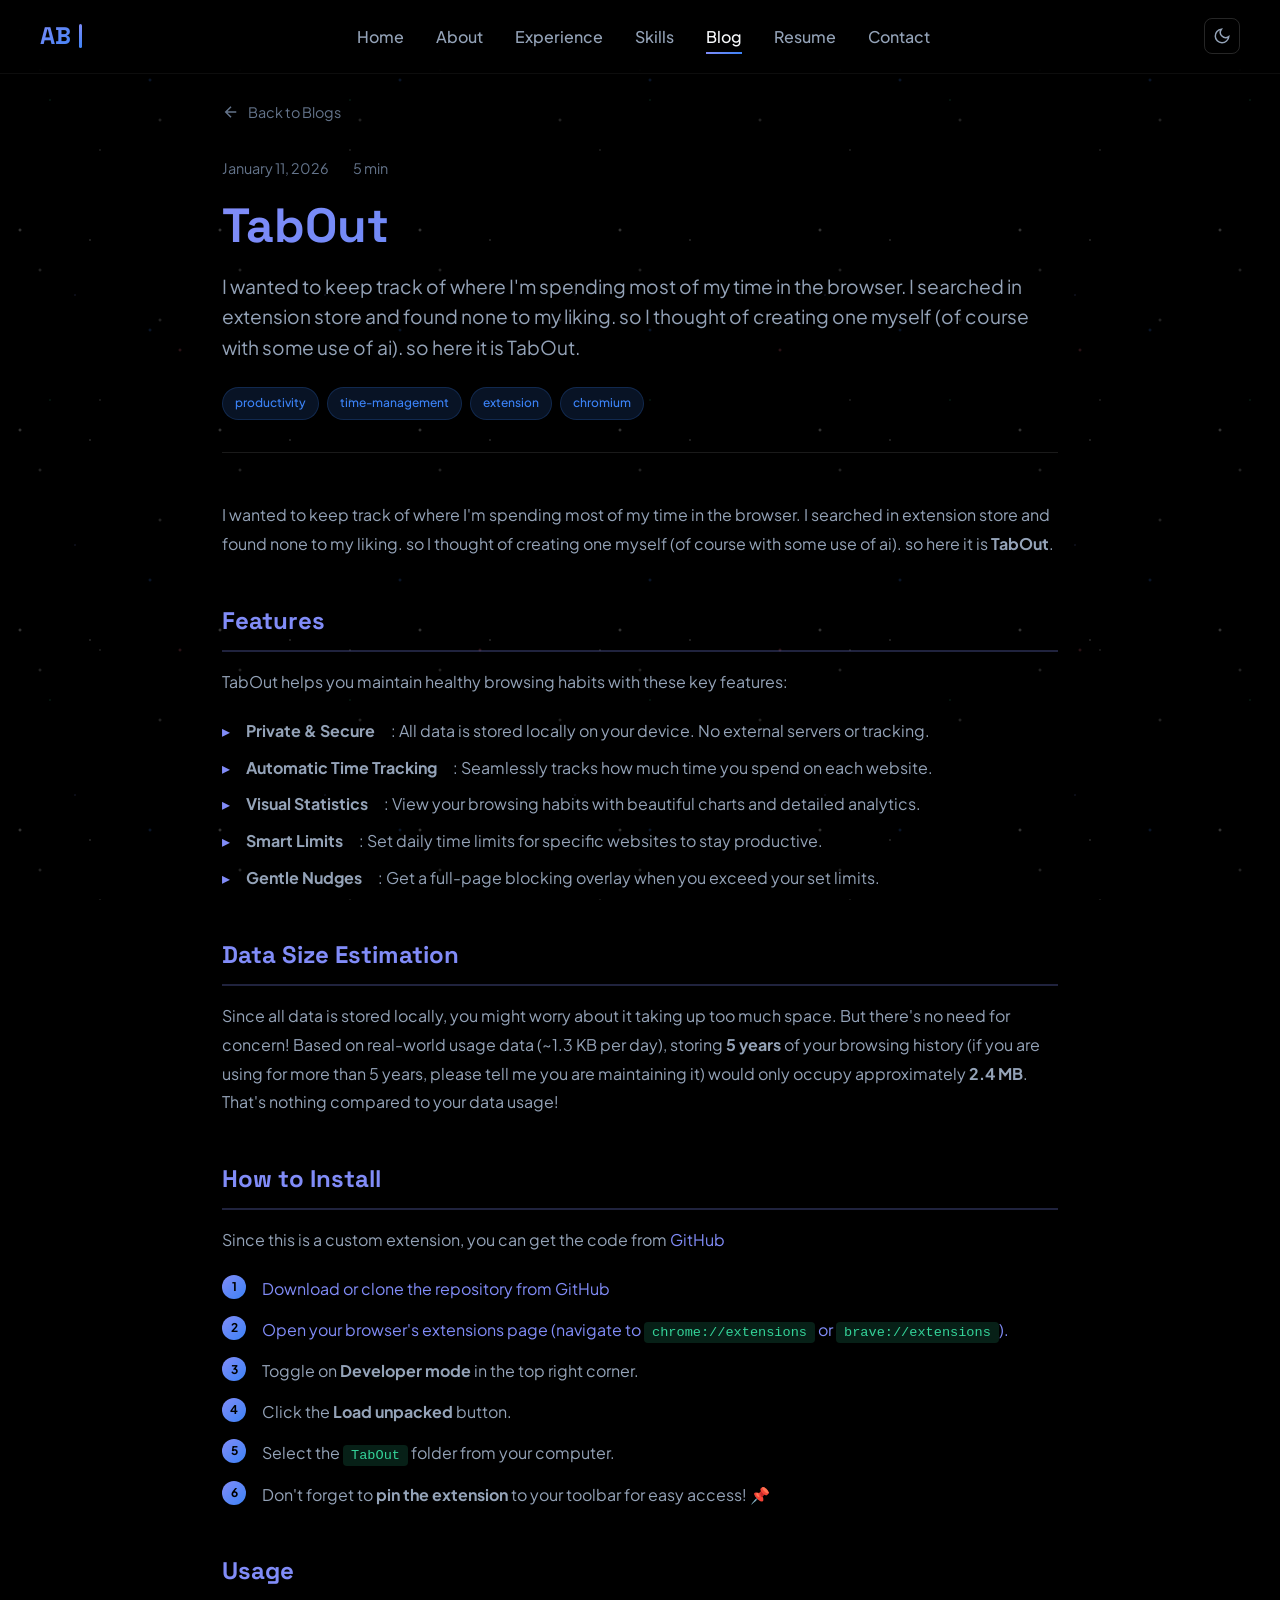
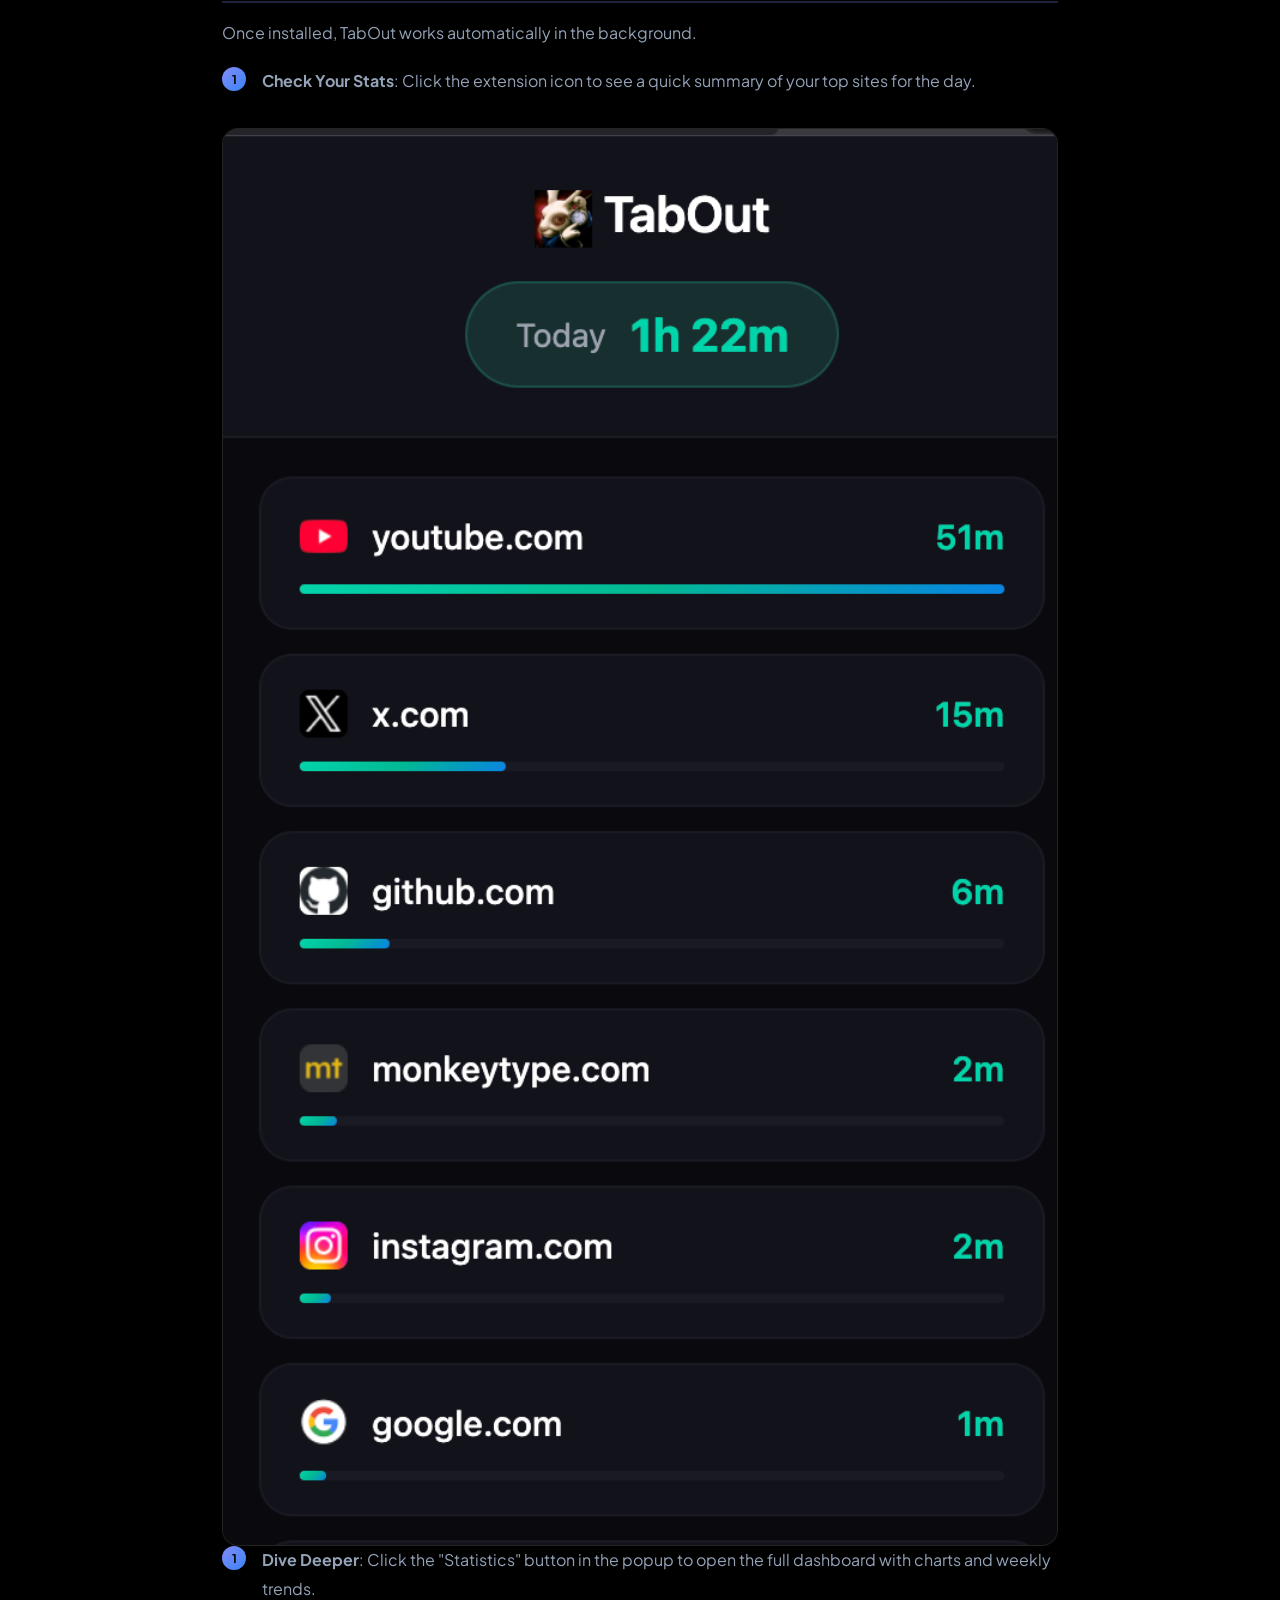
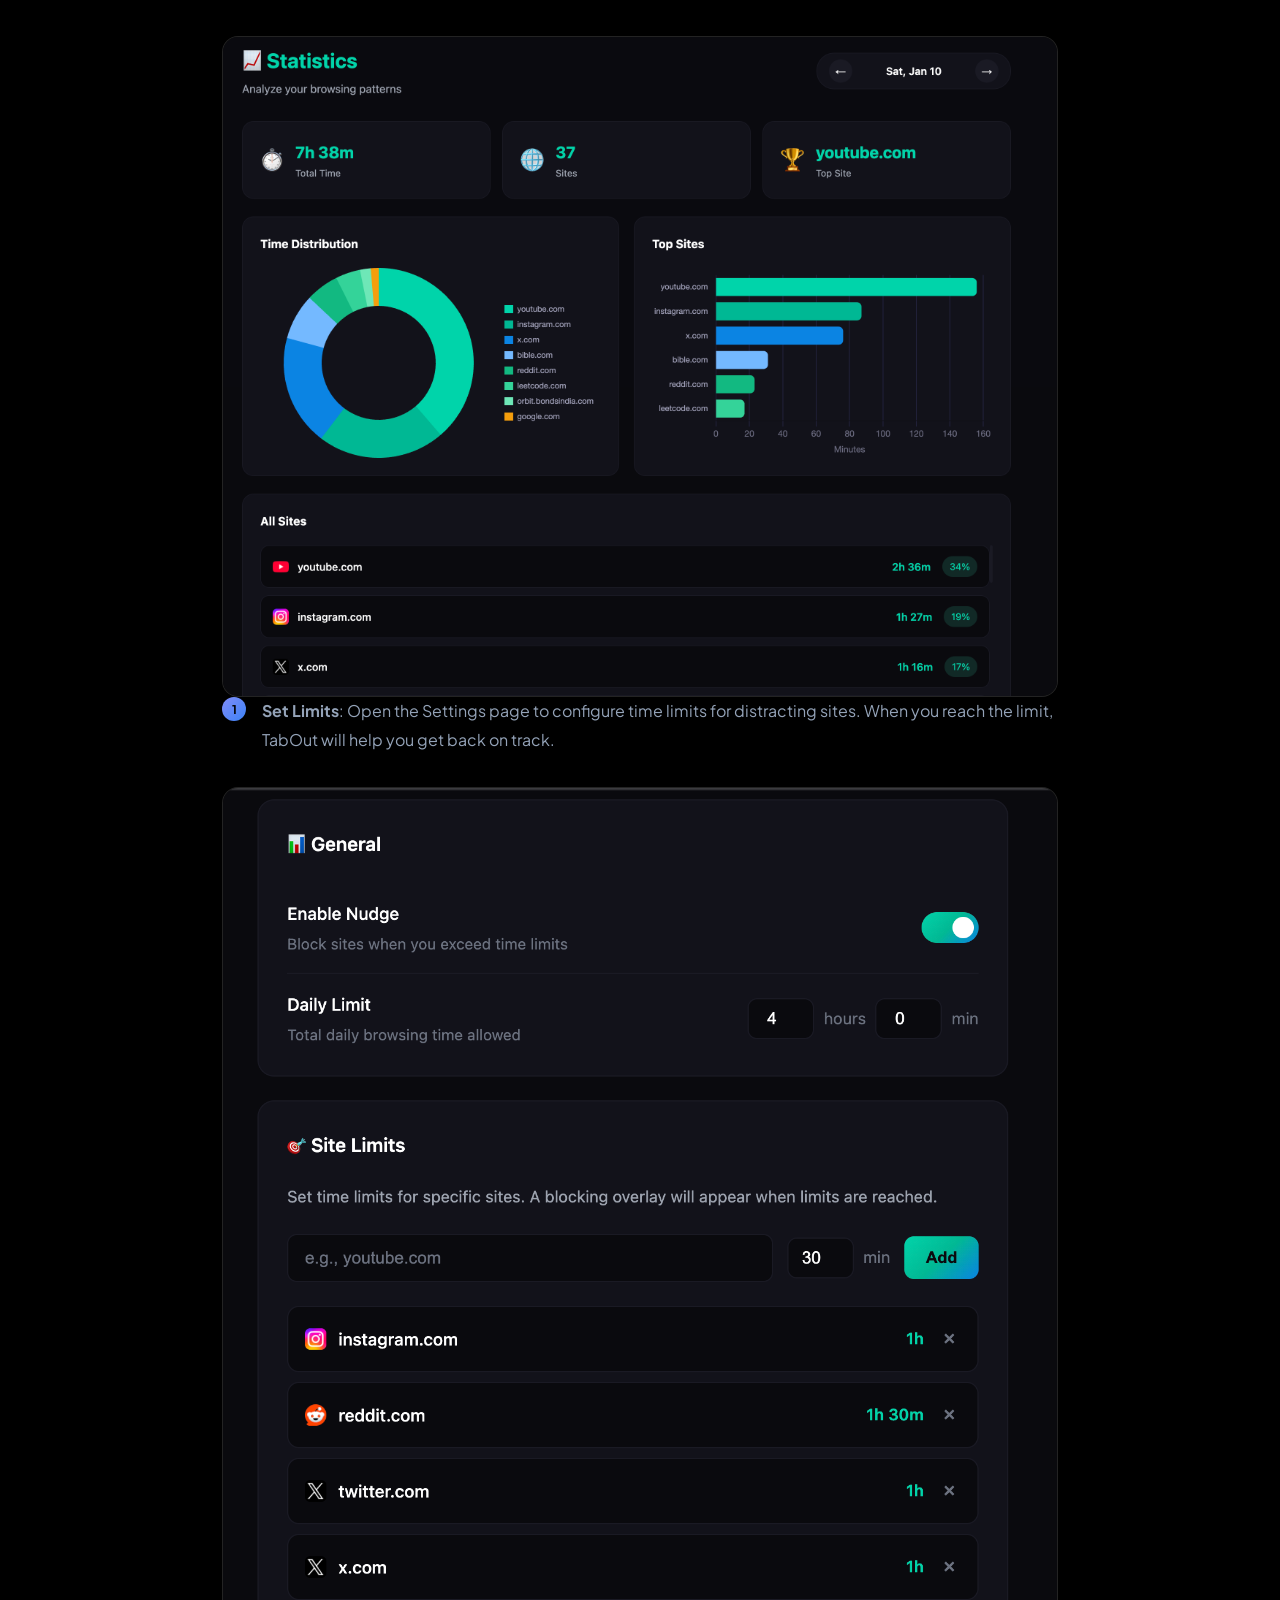
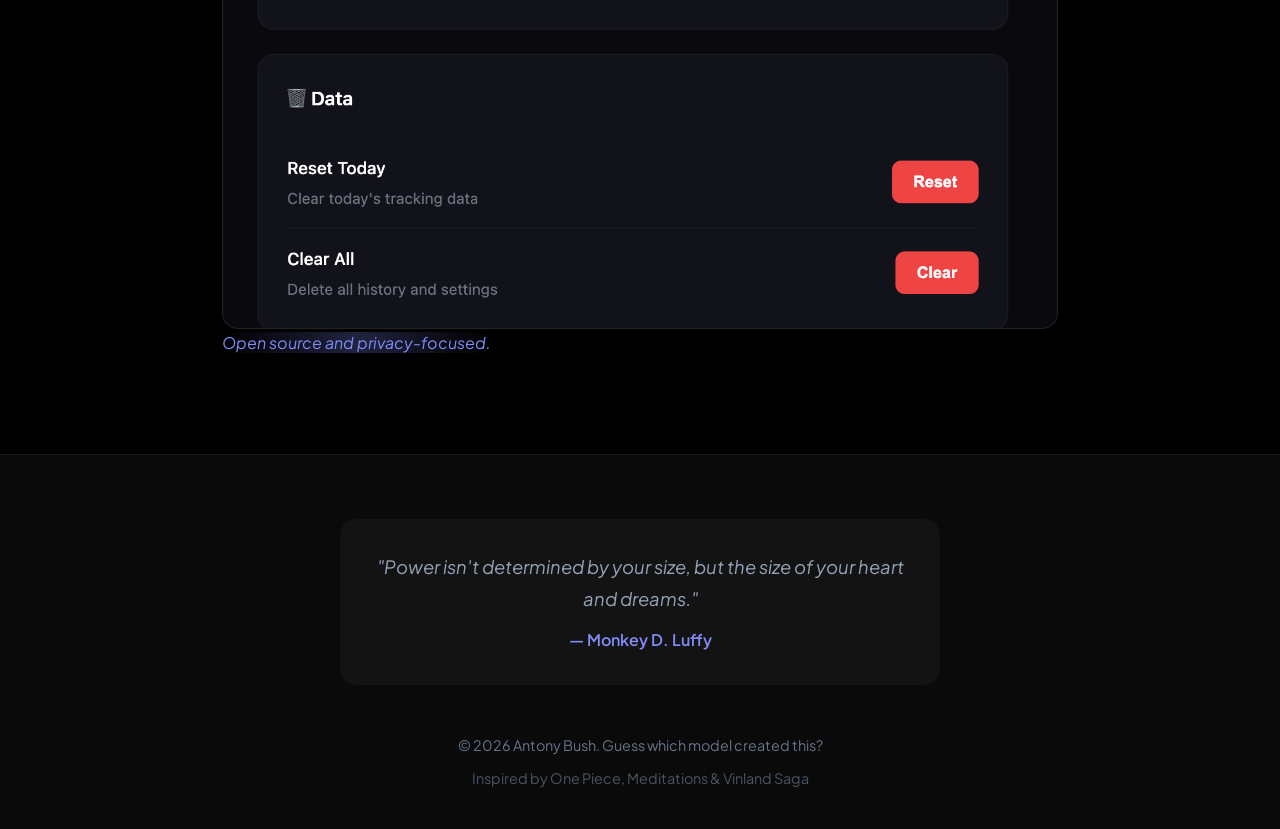
<file: blogs/tabout.html>
<!DOCTYPE html>
<html lang="en">

<head>
    <meta charset="UTF-8">
    <meta name="viewport" content="width=device-width, initial-scale=1.0">

    <!-- SEO: Title -->
    <title>TabOut | Antony Bush</title>

    <!-- SEO Meta Tags -->
    <meta name="description" content="I wanted to keep track of where I'm spending most of my time in the browser. I searched in extension store and found none to my liking. so I thought of creating one myself (of course with some use of ai). so here it is TabOut.">
    <meta name="keywords" content="productivity, time-management, extension, chromium, antony bush, blog, software engineering">
    <meta name="author" content="Antony Bush">
    <meta name="robots" content="index, follow">

    <!-- Open Graph / Social Media -->
    <meta property="og:type" content="article">
    <meta property="og:title" content="TabOut">
    <meta property="og:description" content="I wanted to keep track of where I'm spending most of my time in the browser. I searched in extension store and found none to my liking. so I thought of creating one myself (of course with some use of ai). so here it is TabOut.">
    <meta property="og:url" content="https://antonybush.github.io/blogs/tabout.html">
    <meta property="og:site_name" content="Antony Bush - Backend Software Engineer">
    <meta property="article:author" content="Antony Bush">
    <meta property="article:published_time" content="2026-01-11">
    <meta property="article:tag" content="productivity">
    <meta property="article:tag" content="time-management">
    <meta property="article:tag" content="extension">
    <meta property="article:tag" content="chromium">

    <!-- Twitter Card -->
    <meta name="twitter:card" content="summary_large_image">
    <meta name="twitter:title" content="TabOut">
    <meta name="twitter:description" content="I wanted to keep track of where I'm spending most of my time in the browser. I searched in extension store and found none to my liking. so I thought of creating one myself (of course with some use of ai). so here it is TabOut.">

    <!-- Canonical URL -->
    <link rel="canonical" href="https://antonybush.github.io/blogs/tabout.html">

    <!-- Fonts & Styles -->
    <link rel="preconnect" href="https://fonts.googleapis.com">
    <link rel="preconnect" href="https://fonts.gstatic.com" crossorigin>
    <link rel="icon" type="image/x-icon" href="../favicon.ico">
    <link
        href="https://fonts.googleapis.com/css2?family=Plus+Jakarta+Sans:wght@300;400;500;600;700&family=Space+Grotesk:wght@400;500;600;700&display=swap"
        rel="stylesheet">
    <link rel="stylesheet" href="../styles.css">

    <!-- Structured Data / Schema.org -->
    <script type="application/ld+json">
{
        "@context": "https://schema.org",
        "@type": "TechArticle",
        "headline": "TabOut",
        "description": "I wanted to keep track of where I'm spending most of my time in the browser. I searched in extension store and found none to my liking. so I thought of creating one myself (of course with some use of ai). so here it is TabOut.",
        "author": {
                "@type": "Person",
                "name": "Antony Bush",
                "url": "https://antonybush.github.io"
        },
        "datePublished": "2026-01-11",
        "dateModified": "2026-01-11",
        "publisher": {
                "@type": "Person",
                "name": "Antony Bush"
        },
        "mainEntityOfPage": {
                "@type": "WebPage",
                "@id": "https://antonybush.github.io/blogs/tabout.html"
        },
        "keywords": [
                "productivity",
                "time-management",
                "extension",
                "chromium"
        ]
}
    </script>
</head>

<body class="blog-page">
    <!-- Animated Background (shared) -->
    <div class="bg-animation">
        <div class="stars"></div>
        <div class="stars2"></div>
        <div class="stars3"></div>
    </div>

    <!-- Navigation (loaded dynamically) -->
    <div id="nav-placeholder"></div>

    <!-- Blog Content -->
    <main class="blog-main" id="blog-main">
        <div class="blog-container">
            <!-- Loading State -->
            <div class="blog-loading" id="blog-loading">
                <div class="loading-spinner"></div>
                <p>Loading blog...</p>
            </div>

            <!-- Blog Header -->
            <header class="blog-header" id="blog-header" style="display: none;">
                <a href="../index.html#blogs" class="back-link">
                    <svg viewBox="0 0 24 24" fill="none" stroke="currentColor" stroke-width="2">
                        <path d="M19 12H5M12 19l-7-7 7-7" />
                    </svg>
                    Back to Blogs
                </a>
                <div class="blog-meta">
                    <span class="blog-date" id="blog-date"></span>
                    <span class="blog-read-time" id="blog-read-time"></span>
                </div>
                <h1 class="blog-title" id="blog-title"></h1>
                <p class="blog-subtitle" id="blog-subtitle"></p>
                <div class="blog-tags" id="blog-tags"></div>
            </header>

            <!-- Diagrams Section -->
            <div class="blog-diagrams" id="blog-diagrams" style="display: none;"></div>

            <!-- Main Content -->
            <article class="blog-content" id="blog-content" style="display: none;"></article>
        </div>
    </main>

    <!-- Footer (loaded dynamically) -->
    <div id="footer-placeholder"></div>

    <script src="../blog.js"></script>
</body>

</html>
</file>
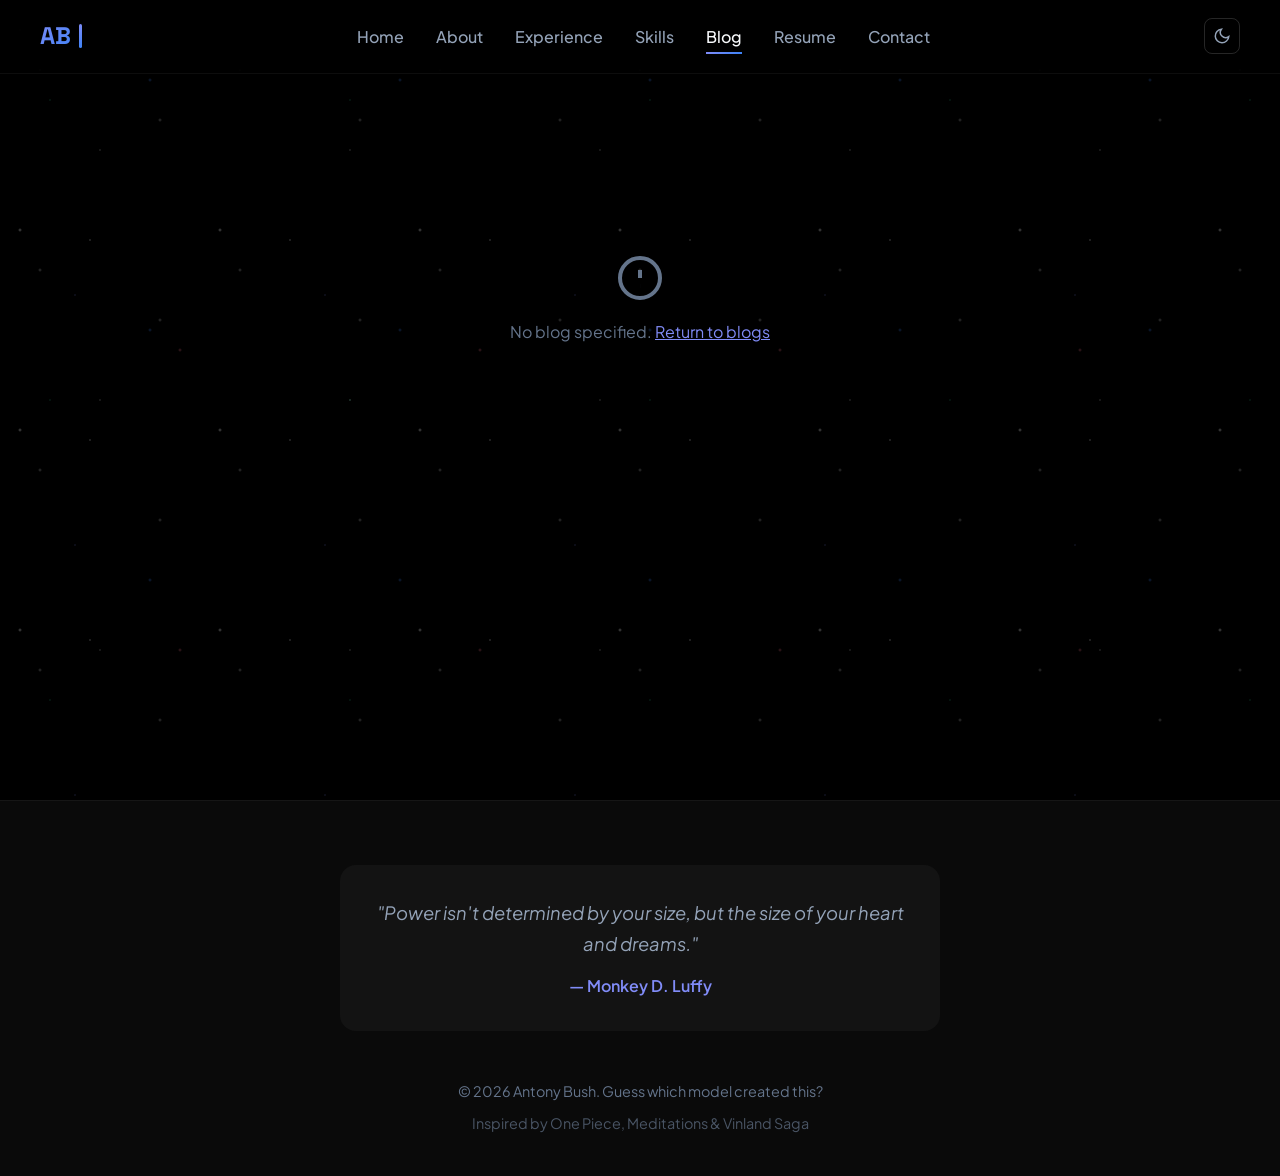
<file: pages/blog.html>
<!DOCTYPE html>
<html lang="en">

<head>
    <meta charset="UTF-8">
    <meta name="viewport" content="width=device-width, initial-scale=1.0">

    <!-- SEO: Dynamic title set by JS, generic fallback here -->
    <title>Blog | Antony Bush - Backend Software Engineer</title>

    <!-- SEO Meta Tags (generic fallback — JS updates dynamically) -->
    <meta name="description"
        content="Technical blog posts by Antony Bush covering systems programming, networking, backend architecture, and productivity tools. Visual explanations and deep dives.">
    <meta name="keywords"
        content="antony bush, blog, software engineering, backend development, systems programming, networking, distributed systems">
    <meta name="author" content="Antony Bush">
    <meta name="robots" content="index, follow">

    <!-- Open Graph / Social Media (generic fallback — JS updates dynamically) -->
    <meta property="og:type" content="article">
    <meta property="og:title" content="Blog | Antony Bush">
    <meta property="og:description"
        content="Technical blog posts covering systems programming, networking, backend architecture, and productivity tools.">
    <meta property="og:url" content="https://antonybush.github.io/pages/blog.html">
    <meta property="og:site_name" content="Antony Bush - Backend Software Engineer">
    <meta property="article:author" content="Antony Bush">

    <!-- Twitter Card (generic fallback — JS updates dynamically) -->
    <meta name="twitter:card" content="summary_large_image">
    <meta name="twitter:title" content="Blog | Antony Bush">
    <meta name="twitter:description"
        content="Technical blog posts covering systems programming, networking, backend architecture, and productivity tools.">

    <!-- Canonical URL (JS updates dynamically based on blog ID) -->
    <link rel="canonical" href="https://antonybush.github.io/pages/blog.html">

    <!-- Fonts & Styles -->
    <link rel="preconnect" href="https://fonts.googleapis.com">
    <link rel="preconnect" href="https://fonts.gstatic.com" crossorigin>
    <link rel="icon" type="image/x-icon" href="../favicon.ico">
    <link
        href="https://fonts.googleapis.com/css2?family=Plus+Jakarta+Sans:wght@300;400;500;600;700&family=Space+Grotesk:wght@400;500;600;700&display=swap"
        rel="stylesheet">
    <link rel="stylesheet" href="../styles.css">

    <!-- Structured Data / Schema.org (generic fallback — JS updates dynamically) -->
    <script type="application/ld+json">
    {
        "@context": "https://schema.org",
        "@type": "Blog",
        "name": "Antony Bush's Technical Blog",
        "description": "Technical blog posts covering systems programming, networking, backend architecture, and productivity tools.",
        "author": {
            "@type": "Person",
            "name": "Antony Bush",
            "url": "https://antonybush.github.io"
        },
        "publisher": {
            "@type": "Person",
            "name": "Antony Bush"
        },
        "mainEntityOfPage": {
            "@type": "WebPage",
            "@id": "https://antonybush.github.io/pages/blog.html"
        }
    }
    </script>
</head>

<body class="blog-page">
    <!-- Animated Background (shared) -->
    <div class="bg-animation">
        <div class="stars"></div>
        <div class="stars2"></div>
        <div class="stars3"></div>
    </div>

    <!-- Navigation (loaded dynamically) -->
    <div id="nav-placeholder"></div>

    <!-- Blog Content -->
    <main class="blog-main" id="blog-main">
        <div class="blog-container">
            <!-- Loading State -->
            <div class="blog-loading" id="blog-loading">
                <div class="loading-spinner"></div>
                <p>Loading blog...</p>
            </div>

            <!-- Blog Header -->
            <header class="blog-header" id="blog-header" style="display: none;">
                <a href="../index.html#blogs" class="back-link">
                    <svg viewBox="0 0 24 24" fill="none" stroke="currentColor" stroke-width="2">
                        <path d="M19 12H5M12 19l-7-7 7-7" />
                    </svg>
                    Back to Blogs
                </a>
                <div class="blog-meta">
                    <span class="blog-date" id="blog-date"></span>
                    <span class="blog-read-time" id="blog-read-time"></span>
                </div>
                <h1 class="blog-title" id="blog-title"></h1>
                <p class="blog-subtitle" id="blog-subtitle"></p>
                <div class="blog-tags" id="blog-tags"></div>
            </header>

            <!-- Diagrams Section -->
            <div class="blog-diagrams" id="blog-diagrams" style="display: none;"></div>

            <!-- Main Content -->
            <article class="blog-content" id="blog-content" style="display: none;"></article>
        </div>
    </main>

    <!-- Footer (loaded dynamically) -->
    <div id="footer-placeholder"></div>

    <script src="../blog.js"></script>
</body>

</html>
</file>
<file: styles.css>
/* ===================================
   CSS Variables & Design System
   =================================== */
:root {
    /* Colors - Pure black theme */
    --bg-primary: #000000;
    --bg-secondary: #0a0a0a;
    --bg-tertiary: #171717;
    --bg-card: rgba(23, 23, 23, 0.7);

    /* Accent colors - vibrant contrasting palette on true black */
    --accent-primary: #818cf8;
    /* Indigo */
    --accent-secondary: #fb7185;
    /* Rose */
    --accent-tertiary: #3b82f6;
    /* Blue */
    --accent-quaternary: #34d399;
    /* Mint */

    --text-primary: #f8fafc;
    --text-secondary: #94a3b8;
    --text-muted: #64748b;

    /* Gradients */
    --gradient-primary: linear-gradient(135deg, var(--accent-primary), var(--accent-tertiary));
    --gradient-secondary: linear-gradient(135deg, var(--accent-secondary), var(--accent-quaternary));
    --gradient-glow: linear-gradient(135deg, rgba(129, 140, 248, 0.2), rgba(59, 130, 246, 0.2));

    /* Shadows */
    --shadow-sm: 0 2px 8px rgba(0, 0, 0, 0.3);
    --shadow-md: 0 4px 20px rgba(0, 0, 0, 0.4);
    --shadow-lg: 0 8px 40px rgba(0, 0, 0, 0.5);
    --shadow-glow: 0 0 40px rgba(129, 140, 248, 0.25);

    /* Typography */
    --font-primary: 'Plus Jakarta Sans', -apple-system, BlinkMacSystemFont, sans-serif;
    --font-display: 'Space Grotesk', sans-serif;

    /* Spacing */
    --section-padding: clamp(4rem, 10vw, 8rem);
    --container-max: 1200px;

    /* Transitions */
    --transition-fast: 0.15s ease;
    --transition-normal: 0.3s ease;
    --transition-slow: 0.5s ease;
}

/* ===================================
   Light Theme
   =================================== */
[data-theme="light"] {
    --bg-primary: #f8fafc;
    --bg-secondary: #f1f5f9;
    --bg-tertiary: #e2e8f0;
    --bg-card: rgba(255, 255, 255, 0.8);

    --accent-primary: #7c3aed;
    --accent-secondary: #db2777;
    --accent-tertiary: #2563eb;
    --accent-quaternary: #059669;

    --text-primary: #0f172a;
    --text-secondary: #475569;
    --text-muted: #94a3b8;

    --gradient-primary: linear-gradient(135deg, var(--accent-primary), var(--accent-tertiary));
    --gradient-secondary: linear-gradient(135deg, var(--accent-secondary), var(--accent-quaternary));
    --gradient-glow: linear-gradient(135deg, rgba(124, 58, 237, 0.15), rgba(37, 99, 235, 0.15));

    --shadow-sm: 0 2px 8px rgba(0, 0, 0, 0.08);
    --shadow-md: 0 4px 20px rgba(0, 0, 0, 0.1);
    --shadow-lg: 0 8px 40px rgba(0, 0, 0, 0.12);
    --shadow-glow: 0 0 40px rgba(124, 58, 237, 0.15);
}

/* ===================================
   Reset & Base Styles
   =================================== */
*,
*::before,
*::after {
    margin: 0;
    padding: 0;
    box-sizing: border-box;
}

html {
    scroll-behavior: smooth;
    font-size: 16px;
}

body {
    font-family: var(--font-primary);
    background-color: var(--bg-primary);
    color: var(--text-primary);
    line-height: 1.7;
    overflow-x: hidden;
    -webkit-font-smoothing: antialiased;
    transition: background-color 0.4s ease, color 0.4s ease;
}

a {
    color: inherit;
    text-decoration: none;
}

ul,
ol {
    list-style: none;
}

img {
    max-width: 100%;
    height: auto;
}

/* Accessibility: Skip to main content link */
.skip-link {
    position: absolute;
    top: -100px;
    left: 50%;
    transform: translateX(-50%);
    background: var(--accent-primary);
    color: var(--bg-primary);
    padding: 0.75rem 1.5rem;
    border-radius: 0 0 0.5rem 0.5rem;
    z-index: 9999;
    font-weight: 600;
    transition: top 0.3s ease;
}

.skip-link:focus {
    top: 0;
    outline: 2px solid var(--accent-secondary);
    outline-offset: 2px;
}

/* ===================================
   Animated Background
   =================================== */
.bg-animation {
    position: fixed;
    top: 0;
    left: 0;
    width: 100%;
    height: 100%;
    pointer-events: none;
    z-index: -1;
    overflow: hidden;
}

.stars,
.stars2,
.stars3 {
    position: absolute;
    top: 0;
    left: 0;
    width: 100%;
    height: 100%;
    background-repeat: repeat;
}

.stars {
    background-image: radial-gradient(2px 2px at 20px 30px, rgba(255, 255, 255, 0.3), transparent),
        radial-gradient(2px 2px at 40px 70px, rgba(255, 255, 255, 0.2), transparent),
        radial-gradient(1px 1px at 90px 40px, rgba(255, 255, 255, 0.4), transparent),
        radial-gradient(2px 2px at 160px 120px, rgba(255, 255, 255, 0.2), transparent);
    background-size: 200px 200px;
    animation: twinkle 4s ease-in-out infinite;
}

.stars2 {
    background-image: radial-gradient(1px 1px at 75px 45px, rgba(129, 140, 248, 0.3), transparent),
        radial-gradient(2px 2px at 150px 80px, rgba(59, 130, 246, 0.25), transparent),
        radial-gradient(1px 1px at 100px 150px, rgba(255, 255, 255, 0.3), transparent);
    background-size: 250px 250px;
    animation: twinkle 6s ease-in-out infinite 1s;
}

.stars3 {
    background-image: radial-gradient(1px 1px at 50px 100px, rgba(52, 211, 153, 0.3), transparent),
        radial-gradient(2px 2px at 180px 50px, rgba(251, 113, 133, 0.25), transparent);
    background-size: 300px 300px;
    animation: twinkle 5s ease-in-out infinite 2s;
}

@keyframes twinkle {

    0%,
    100% {
        opacity: 0.5;
    }

    50% {
        opacity: 1;
    }
}

/* ===================================
   Navigation
   =================================== */
.navbar {
    position: fixed;
    top: 0;
    left: 0;
    right: 0;
    z-index: 1000;
    padding: 1rem 2rem;
    transition: var(--transition-normal);
}

.navbar.scrolled {
    background: rgba(0, 0, 0, 0.85);
    backdrop-filter: blur(20px);
    border-bottom: 1px solid rgba(255, 255, 255, 0.05);
}

[data-theme="light"] .navbar.scrolled {
    background: rgba(248, 250, 252, 0.92);
    border-bottom: 1px solid rgba(0, 0, 0, 0.08);
}

.nav-container {
    max-width: var(--container-max);
    margin: 0 auto;
    display: flex;
    justify-content: space-between;
    align-items: center;
}

.nav-logo {
    display: flex;
    align-items: center;
    gap: 0.5rem;
    font-family: var(--font-display);
    font-size: 1.5rem;
    font-weight: 800;
}

.logo-text {
    background: var(--gradient-primary);
    -webkit-background-clip: text;
    -webkit-text-fill-color: transparent;
    background-clip: text;
}

.logo-bar {
    width: 3px;
    height: 1.5rem;
    background: var(--gradient-primary);
    border-radius: 2px;
    animation: pulse-glow 2s ease-in-out infinite;
}

@keyframes pulse-glow {

    0%,
    100% {
        opacity: 1;
        box-shadow: 0 0 10px var(--accent-primary);
    }

    50% {
        opacity: 0.5;
        box-shadow: 0 0 5px var(--accent-primary);
    }
}

.nav-menu {
    display: flex;
    gap: 2rem;
}

.nav-link {
    font-weight: 500;
    color: var(--text-secondary);
    transition: var(--transition-fast);
    position: relative;
}

.nav-link::after {
    content: '';
    position: absolute;
    bottom: -4px;
    left: 0;
    width: 0;
    height: 2px;
    background: var(--gradient-primary);
    transition: var(--transition-normal);
}

.nav-link:hover,
.nav-link.active {
    color: var(--text-primary);
}

.nav-link:hover::after,
.nav-link.active::after {
    width: 100%;
}

.nav-toggle {
    display: none;
    flex-direction: column;
    gap: 4px;
    background: none;
    border: none;
    cursor: pointer;
    padding: 0.5rem;
}

.nav-toggle span {
    width: 24px;
    height: 2px;
    background: var(--text-primary);
    border-radius: 2px;
    transition: var(--transition-fast);
}

/* ===================================
   Theme Toggle Button
   =================================== */
.theme-toggle {
    background: none;
    border: 1px solid rgba(255, 255, 255, 0.15);
    border-radius: 0.5rem;
    cursor: pointer;
    padding: 0.4rem;
    display: flex;
    align-items: center;
    justify-content: center;
    color: var(--text-secondary);
    transition: var(--transition-normal);
    width: 36px;
    height: 36px;
}

.theme-toggle:hover {
    color: var(--accent-primary);
    border-color: var(--accent-primary);
    background: rgba(129, 140, 248, 0.1);
}

[data-theme="light"] .theme-toggle {
    border-color: rgba(0, 0, 0, 0.15);
}

[data-theme="light"] .theme-toggle:hover {
    background: rgba(124, 58, 237, 0.1);
    border-color: var(--accent-primary);
}

.theme-toggle svg {
    width: 18px;
    height: 18px;
    transition: transform 0.3s ease;
}

.theme-toggle:hover svg {
    transform: rotate(15deg);
}

.theme-toggle .icon-sun,
.theme-toggle .icon-moon {
    display: none;
}

.theme-toggle .icon-moon {
    display: block;
}

[data-theme="light"] .theme-toggle .icon-moon {
    display: none;
}

[data-theme="light"] .theme-toggle .icon-sun {
    display: block;
}

/* ===================================
   Light Theme Overrides
   =================================== */
[data-theme="light"] .bg-animation {
    opacity: 0;
    transition: opacity 0.5s ease;
}

[data-theme="light"] .btn-secondary {
    border-color: rgba(0, 0, 0, 0.15);
    color: var(--text-primary);
}

[data-theme="light"] .btn-secondary:hover {
    background: rgba(0, 0, 0, 0.05);
    border-color: rgba(0, 0, 0, 0.25);
}

[data-theme="light"] .btn-primary {
    color: #ffffff;
}

[data-theme="light"] .stat,
[data-theme="light"] .hobby-card,
[data-theme="light"] .timeline-content,
[data-theme="light"] .skill-category,
[data-theme="light"] .education-card,
[data-theme="light"] .resume-card,
[data-theme="light"] .contact-card,
[data-theme="light"] .blog-card,
[data-theme="light"] .floating-quote,
[data-theme="light"] .hero-quote,
[data-theme="light"] .about-quote,
[data-theme="light"] .experience-quote,
[data-theme="light"] .skills-quote,
[data-theme="light"] .contact-quote,
[data-theme="light"] .footer-quote,
[data-theme="light"] .resume-quote {
    border-color: rgba(0, 0, 0, 0.08);
    box-shadow: 0 1px 3px rgba(0, 0, 0, 0.06);
}

[data-theme="light"] .code-block,
[data-theme="light"] .content-code {
    background: #1e293b;
    border-color: rgba(255, 255, 255, 0.1);
}

[data-theme="light"] .code-block code,
[data-theme="light"] .content-code code {
    color: #94a3b8;
}

[data-theme="light"] .code-header {
    background: rgba(0, 0, 0, 0.3);
}

[data-theme="light"] .timeline-date {
    background: rgba(0, 0, 0, 0.05);
}

[data-theme="light"] .blog-header {
    border-bottom-color: rgba(0, 0, 0, 0.1);
}

[data-theme="light"] .footer {
    border-top-color: rgba(0, 0, 0, 0.08);
}

[data-theme="light"] .loading-spinner {
    border-color: rgba(0, 0, 0, 0.1);
    border-top-color: var(--accent-primary);
}

[data-theme="light"] .tag {
    background: rgba(124, 58, 237, 0.08);
    border-color: rgba(124, 58, 237, 0.2);
}

[data-theme="light"] .pill {
    background: rgba(0, 0, 0, 0.04);
    border-color: rgba(0, 0, 0, 0.1);
}

[data-theme="light"] .pill:hover {
    background: rgba(37, 99, 235, 0.08);
    border-color: rgba(37, 99, 235, 0.25);
}

[data-theme="light"] .blog-tag {
    background: rgba(37, 99, 235, 0.08);
    border-color: rgba(37, 99, 235, 0.2);
}

[data-theme="light"] .blog-card:hover .blog-tag {
    background: rgba(37, 99, 235, 0.15);
    border-color: rgba(37, 99, 235, 0.3);
}

[data-theme="light"] .content-table th {
    background: rgba(124, 58, 237, 0.08);
}

[data-theme="light"] .content-table td {
    border-bottom-color: rgba(0, 0, 0, 0.06);
}

[data-theme="light"] .content-table {
    background: rgba(255, 255, 255, 0.8);
}

[data-theme="light"] .inline-code {
    background: rgba(5, 150, 105, 0.1);
}

[data-theme="light"] .diagrams-reference {
    border-color: rgba(37, 99, 235, 0.2);
}

[data-theme="light"] .diagrams-list code {
    background: rgba(124, 58, 237, 0.08);
}

[data-theme="light"] .content-image {
    border-color: rgba(0, 0, 0, 0.1);
    background: #f1f5f9;
}

/* ===================================
   Floating Quote
   =================================== */
.floating-quote {
    position: fixed;
    bottom: 2rem;
    right: 2rem;
    max-width: 300px;
    background: var(--bg-card);
    backdrop-filter: blur(20px);
    border: 1px solid rgba(255, 255, 255, 0.1);
    border-radius: 1rem;
    padding: 1.25rem;
    z-index: 100;
    opacity: 0;
    transform: translateY(20px);
    transition: var(--transition-normal);
    box-shadow: var(--shadow-lg);
}

.floating-quote.visible {
    opacity: 1;
    transform: translateY(0);
}

.quote-content .quote-text {
    font-style: italic;
    font-size: 0.9rem;
    color: var(--text-secondary);
    margin-bottom: 0.5rem;
}

.quote-content .quote-author {
    font-size: 0.8rem;
    color: var(--accent-primary);
    font-weight: 600;
}

/* ===================================
   Hero Section
   =================================== */
.hero {
    min-height: 100vh;
    display: grid;
    grid-template-columns: 1fr 1fr;
    gap: 4rem;
    align-items: center;
    padding: 6rem 2rem 4rem;
    max-width: var(--container-max);
    margin: 0 auto;
    position: relative;
}

.hero-content {
    z-index: 1;
}

.hero-badge {
    display: inline-flex;
    align-items: center;
    gap: 0.5rem;
    background: rgba(34, 197, 94, 0.1);
    border: 1px solid rgba(34, 197, 94, 0.3);
    padding: 0.5rem 1rem;
    border-radius: 2rem;
    font-size: 0.85rem;
    color: #22c55e;
    margin-bottom: 1.5rem;
    animation: fadeInUp 0.8s ease;
}

.badge-dot {
    width: 8px;
    height: 8px;
    background: #22c55e;
    border-radius: 50%;
    animation: pulse 2s infinite;
}

@keyframes pulse {

    0%,
    100% {
        transform: scale(1);
        opacity: 1;
    }

    50% {
        transform: scale(1.2);
        opacity: 0.7;
    }
}

.hero-title {
    font-family: var(--font-display);
    margin-bottom: 1.5rem;
}

.title-line {
    display: block;
    font-size: clamp(1.2rem, 3vw, 1.5rem);
    font-weight: 400;
    color: var(--text-secondary);
    animation: fadeInUp 0.8s ease 0.1s backwards;
}

.title-name {
    display: block;
    font-size: clamp(2.5rem, 6vw, 4.5rem);
    font-weight: 800;
    background: var(--gradient-primary);
    -webkit-background-clip: text;
    -webkit-text-fill-color: transparent;
    background-clip: text;
    animation: fadeInUp 0.8s ease 0.2s backwards;
    position: relative;
}

.glitch {
    position: relative;
}

.glitch::before,
.glitch::after {
    content: attr(data-text);
    position: absolute;
    top: 0;
    left: 0;
    width: 100%;
    height: 100%;
    background: var(--gradient-primary);
    -webkit-background-clip: text;
    -webkit-text-fill-color: transparent;
    background-clip: text;
}

.glitch::before {
    animation: glitch-1 2s infinite linear alternate-reverse;
    clip-path: polygon(0 0, 100% 0, 100% 35%, 0 35%);
}

.glitch::after {
    animation: glitch-2 3s infinite linear alternate-reverse;
    clip-path: polygon(0 65%, 100% 65%, 100% 100%, 0 100%);
}

@keyframes glitch-1 {

    0%,
    100% {
        transform: translate(0);
    }

    20% {
        transform: translate(-2px, 2px);
    }

    40% {
        transform: translate(-2px, -2px);
    }

    60% {
        transform: translate(2px, 2px);
    }

    80% {
        transform: translate(2px, -2px);
    }
}

@keyframes glitch-2 {

    0%,
    100% {
        transform: translate(0);
    }

    20% {
        transform: translate(2px, -2px);
    }

    40% {
        transform: translate(2px, 2px);
    }

    60% {
        transform: translate(-2px, -2px);
    }

    80% {
        transform: translate(-2px, 2px);
    }
}

.hero-subtitle {
    font-size: clamp(1.2rem, 2.5vw, 1.8rem);
    color: var(--text-secondary);
    margin-bottom: 1.5rem;
    min-height: 2.5rem;
    animation: fadeInUp 0.8s ease 0.3s backwards;
}

.typing-text {
    color: var(--accent-tertiary);
}

.cursor {
    animation: blink 1s infinite;
    color: var(--accent-primary);
}

@keyframes blink {

    0%,
    50% {
        opacity: 1;
    }

    51%,
    100% {
        opacity: 0;
    }
}

.hero-description {
    font-size: 1.1rem;
    color: var(--text-secondary);
    max-width: 500px;
    margin-bottom: 2rem;
    animation: fadeInUp 0.8s ease 0.4s backwards;
}

.hero-cta {
    display: flex;
    gap: 1rem;
    margin-bottom: 3rem;
    animation: fadeInUp 0.8s ease 0.5s backwards;
}

.btn {
    display: inline-flex;
    align-items: center;
    gap: 0.5rem;
    padding: 1rem 2rem;
    border-radius: 0.75rem;
    font-weight: 600;
    font-size: 1rem;
    transition: var(--transition-normal);
    cursor: pointer;
    border: none;
}

.btn svg {
    width: 18px;
    height: 18px;
    transition: var(--transition-fast);
}

.btn-primary {
    background: var(--gradient-primary);
    color: var(--bg-primary);
    box-shadow: var(--shadow-glow);
}

.btn-primary:hover {
    transform: translateY(-2px);
    box-shadow: 0 0 60px rgba(129, 140, 248, 0.3);
}

.btn-primary:hover svg {
    transform: translateX(4px);
}

.btn-secondary {
    background: transparent;
    color: var(--text-primary);
    border: 1px solid rgba(255, 255, 255, 0.2);
}

.btn-secondary:hover {
    background: rgba(255, 255, 255, 0.05);
    border-color: rgba(255, 255, 255, 0.3);
}

.hero-quote {
    position: relative;
    padding: 1.5rem;
    background: var(--bg-card);
    border-radius: 1rem;
    border: 1px solid rgba(255, 255, 255, 0.05);
    max-width: 450px;
    animation: fadeInUp 0.8s ease 0.6s backwards;
}

.hero-quote .quote-icon {
    position: absolute;
    top: -0.5rem;
    left: 1rem;
    font-size: 3rem;
    font-family: Georgia, serif;
    color: var(--accent-primary);
    opacity: 0.5;
    line-height: 1;
}

.hero-quote p {
    font-style: italic;
    color: var(--text-secondary);
    margin-bottom: 0.5rem;
}

.hero-quote .quote-source {
    font-size: 0.85rem;
    color: var(--accent-primary);
    font-weight: 600;
}

.hero-visual {
    display: flex;
    justify-content: center;
    align-items: center;
    animation: fadeInRight 1s ease 0.4s backwards;
}

.visual-card {
    position: relative;
    perspective: 1000px;
}

.card-glow {
    position: absolute;
    inset: -20px;
    background: var(--gradient-primary);
    filter: blur(60px);
    opacity: 0.3;
    border-radius: 2rem;
    animation: glow-pulse 4s ease-in-out infinite;
}

@keyframes glow-pulse {

    0%,
    100% {
        opacity: 0.3;
        transform: scale(1);
    }

    50% {
        opacity: 0.5;
        transform: scale(1.05);
    }
}

.card-content {
    position: relative;
    z-index: 1;
}

.code-block {
    background: var(--bg-secondary);
    border-radius: 1rem;
    border: 1px solid rgba(255, 255, 255, 0.1);
    overflow: hidden;
    box-shadow: var(--shadow-lg);
    min-width: 380px;
}

.code-header {
    display: flex;
    gap: 0.5rem;
    padding: 1rem;
    background: rgba(0, 0, 0, 0.3);
    border-bottom: 1px solid rgba(255, 255, 255, 0.05);
}

.dot {
    width: 12px;
    height: 12px;
    border-radius: 50%;
}

.dot.red {
    background: #ff5f57;
}

.dot.yellow {
    background: #ffbd2e;
}

.dot.green {
    background: #28ca41;
}

.code-block pre {
    padding: 1.5rem;
    font-family: 'SF Mono', 'Fira Code', monospace;
    font-size: 0.9rem;
    line-height: 1.8;
}

.code-block code {
    color: var(--text-secondary);
}

.keyword {
    color: #c792ea;
}

.variable {
    color: #82aaff;
}

.property {
    color: #f78c6c;
}

.string {
    color: #c3e88d;
}

.scroll-indicator {
    position: absolute;
    bottom: 2rem;
    left: 50%;
    transform: translateX(-50%);
    display: flex;
    flex-direction: column;
    align-items: center;
    gap: 0.5rem;
    color: var(--text-muted);
    font-size: 0.8rem;
    animation: bounce 2s infinite;
}

.mouse {
    width: 24px;
    height: 36px;
    border: 2px solid var(--text-muted);
    border-radius: 12px;
    position: relative;
}

.wheel {
    width: 4px;
    height: 8px;
    background: var(--accent-primary);
    border-radius: 2px;
    position: absolute;
    top: 6px;
    left: 50%;
    transform: translateX(-50%);
    animation: scroll 2s infinite;
}

@keyframes scroll {

    0%,
    100% {
        transform: translateX(-50%) translateY(0);
        opacity: 1;
    }

    50% {
        transform: translateX(-50%) translateY(6px);
        opacity: 0.3;
    }
}

@keyframes bounce {

    0%,
    100% {
        transform: translateX(-50%) translateY(0);
    }

    50% {
        transform: translateX(-50%) translateY(10px);
    }
}

@keyframes fadeInUp {
    from {
        opacity: 0;
        transform: translateY(30px);
    }

    to {
        opacity: 1;
        transform: translateY(0);
    }
}

@keyframes fadeInRight {
    from {
        opacity: 0;
        transform: translateX(50px);
    }

    to {
        opacity: 1;
        transform: translateX(0);
    }
}

/* ===================================
   Section Common Styles
   =================================== */
.section-container {
    max-width: var(--container-max);
    margin: 0 auto;
    padding: var(--section-padding) 2rem;
}

.section-header {
    text-align: center;
    margin-bottom: 4rem;
}

.section-tag {
    display: inline-block;
    background: rgba(129, 140, 248, 0.1);
    color: var(--accent-primary);
    padding: 0.5rem 1.5rem;
    border-radius: 2rem;
    font-size: 0.85rem;
    font-weight: 600;
    text-transform: uppercase;
    letter-spacing: 0.1em;
    margin-bottom: 1rem;
}

.section-title {
    font-family: var(--font-display);
    font-size: clamp(2rem, 4vw, 3rem);
    font-weight: 700;
    background: linear-gradient(135deg, var(--text-primary), var(--text-secondary));
    -webkit-background-clip: text;
    -webkit-text-fill-color: transparent;
    background-clip: text;
}

/* ===================================
   About Section
   =================================== */
.about {
    background: linear-gradient(180deg, var(--bg-primary) 0%, var(--bg-secondary) 100%);
}

.about-content {
    display: grid;
    grid-template-columns: 1.2fr 1fr;
    gap: 4rem;
    align-items: start;
}

.about-intro {
    font-size: 1.25rem;
    margin-bottom: 1rem;
    color: var(--text-primary);
}

.about-intro strong {
    color: var(--accent-primary);
}

.about-text p {
    color: var(--text-secondary);
    margin-bottom: 1.5rem;
}

.about-quote {
    position: relative;
    padding: 1.5rem;
    padding-left: 3rem;
    background: var(--bg-card);
    border-radius: 1rem;
    border-left: 4px solid var(--accent-tertiary);
    margin: 2rem 0;
}

.about-quote .quote-mark {
    position: absolute;
    top: 0.5rem;
    left: 0.75rem;
    font-size: 2.5rem;
    font-family: Georgia, serif;
    color: var(--accent-tertiary);
    opacity: 0.5;
    line-height: 1;
}

.about-quote blockquote {
    font-style: italic;
    color: var(--text-secondary);
    margin-bottom: 0.5rem;
}

.about-quote cite {
    font-size: 0.85rem;
    color: var(--accent-tertiary);
    font-weight: 600;
}

.about-stats {
    display: grid;
    grid-template-columns: repeat(3, 1fr);
    gap: 1.5rem;
    margin-top: 2rem;
}

.stat {
    text-align: center;
    padding: 1.5rem;
    background: var(--bg-card);
    border-radius: 1rem;
    border: 1px solid rgba(255, 255, 255, 0.05);
    transition: var(--transition-normal);
}

.stat:hover {
    transform: translateY(-5px);
    border-color: rgba(129, 140, 248, 0.25);
}

.stat-number {
    display: block;
    font-family: var(--font-display);
    font-size: 2rem;
    font-weight: 700;
    color: var(--accent-primary);
    margin-bottom: 0.25rem;
}

.stat-label {
    font-size: 0.85rem;
    color: var(--text-muted);
}

.about-hobbies h3 {
    font-family: var(--font-display);
    font-size: 1.5rem;
    margin-bottom: 1.5rem;
    color: var(--text-primary);
}

.hobbies-grid {
    display: grid;
    grid-template-columns: repeat(2, 1fr);
    gap: 1rem;
}

.hobby-card {
    display: flex;
    flex-direction: column;
    padding: 1.25rem;
    background: var(--bg-card);
    border-radius: 1rem;
    border: 1px solid rgba(255, 255, 255, 0.05);
    transition: var(--transition-normal);
    min-height: 140px;
}

.hobby-card:hover {
    border-color: rgba(129, 140, 248, 0.25);
    box-shadow: var(--shadow-md);
}

.hobby-icon {
    font-size: 1.75rem;
    margin-bottom: 0.5rem;
}

.hobby-card h4 {
    font-size: 1rem;
    color: var(--text-primary);
    margin-bottom: 0.25rem;
}

.hobby-card p {
    font-size: 0.85rem;
    color: var(--text-muted);
    flex-grow: 1;
}

.hobby-link {
    display: inline-flex;
    align-items: center;
    gap: 0.4rem;
    margin-top: 0.75rem;
    padding: 0.4rem 0.75rem;
    font-size: 0.8rem;
    color: var(--accent-primary);
    font-weight: 500;
    background: rgba(129, 140, 248, 0.1);
    border-radius: 0.5rem;
    border: 1px solid rgba(129, 140, 248, 0.2);
    transition: var(--transition-fast);
}

.hobby-link svg {
    width: 14px;
    height: 14px;
}

.hobby-link:hover {
    background: var(--accent-primary);
    color: var(--bg-primary);
    border-color: var(--accent-primary);
}

/* ===================================
   Experience Section
   =================================== */
.experience {
    background: var(--bg-secondary);
}

.timeline {
    position: relative;
    max-width: 900px;
    margin: 0 auto;
}

.timeline-item {
    display: grid;
    grid-template-columns: 40px 1fr;
    gap: 2rem;
    padding-bottom: 3rem;
}

.timeline-marker {
    position: relative;
    display: flex;
    flex-direction: column;
    align-items: center;
}

.marker-dot {
    width: 16px;
    height: 16px;
    background: var(--gradient-primary);
    border-radius: 50%;
    box-shadow: 0 0 20px rgba(129, 140, 248, 0.4);
    z-index: 1;
}

.marker-line {
    position: absolute;
    top: 16px;
    width: 2px;
    height: calc(100% + 1.5rem);
    background: linear-gradient(180deg, var(--accent-primary), transparent);
}

.timeline-content {
    background: var(--bg-card);
    border-radius: 1rem;
    padding: 2rem;
    border: 1px solid rgba(255, 255, 255, 0.05);
    transition: var(--transition-normal);
}

.timeline-content:hover {
    border-color: rgba(129, 140, 248, 0.2);
    box-shadow: var(--shadow-md);
}

.timeline-header {
    display: flex;
    justify-content: space-between;
    align-items: flex-start;
    flex-wrap: wrap;
    gap: 1rem;
    margin-bottom: 1.5rem;
}

.timeline-info h3 {
    font-family: var(--font-display);
    font-size: 1.3rem;
    color: var(--text-primary);
    margin-bottom: 0.25rem;
}

.company {
    color: var(--accent-primary);
    font-weight: 600;
}

.timeline-date {
    font-size: 0.9rem;
    color: var(--text-muted);
    background: rgba(255, 255, 255, 0.05);
    padding: 0.5rem 1rem;
    border-radius: 2rem;
}

.timeline-list {
    margin-bottom: 1.5rem;
}

.timeline-list li {
    position: relative;
    padding-left: 1.5rem;
    margin-bottom: 0.75rem;
    color: var(--text-secondary);
    font-size: 0.95rem;
}

.timeline-list li::before {
    content: '→';
    position: absolute;
    left: 0;
    color: var(--accent-primary);
}

.timeline-list li strong {
    color: var(--accent-primary);
}

.timeline-tags {
    display: flex;
    flex-wrap: wrap;
    gap: 0.5rem;
}

.tag {
    font-size: 0.8rem;
    padding: 0.35rem 0.75rem;
    background: rgba(129, 140, 248, 0.1);
    color: var(--accent-primary);
    border-radius: 0.5rem;
    border: 1px solid rgba(129, 140, 248, 0.2);
}

.experience-quote {
    position: relative;
    text-align: center;
    padding: 3rem;
    margin-top: 3rem;
    background: var(--bg-card);
    border-radius: 1.5rem;
    border: 1px solid rgba(255, 255, 255, 0.05);
    max-width: 700px;
    margin-left: auto;
    margin-right: auto;
}

.quote-decoration {
    position: absolute;
    top: -2px;
    left: 50%;
    transform: translateX(-50%);
    width: 100px;
    height: 4px;
    background: var(--gradient-primary);
    border-radius: 2px;
}

.experience-quote blockquote {
    font-size: 1.25rem;
    font-style: italic;
    color: var(--text-secondary);
    margin-bottom: 1rem;
}

.experience-quote cite {
    color: var(--accent-secondary);
    font-weight: 600;
}

/* ===================================
   Skills Section
   =================================== */
.skills {
    background: linear-gradient(180deg, var(--bg-secondary) 0%, var(--bg-primary) 100%);
}

.skills-grid {
    display: grid;
    grid-template-columns: repeat(auto-fit, minmax(300px, 1fr));
    gap: 1.5rem;
}

.skill-category {
    background: var(--bg-card);
    border-radius: 1rem;
    padding: 1.5rem;
    border: 1px solid rgba(255, 255, 255, 0.05);
    transition: var(--transition-normal);
}

.skill-category:hover {
    border-color: rgba(59, 130, 246, 0.25);
    transform: translateY(-5px);
}

.category-header {
    display: flex;
    align-items: center;
    gap: 1rem;
    margin-bottom: 1.25rem;
}

.category-icon {
    width: 44px;
    height: 44px;
    display: flex;
    align-items: center;
    justify-content: center;
    background: rgba(59, 130, 246, 0.1);
    border-radius: 0.75rem;
    flex-shrink: 0;
}

.category-icon svg {
    width: 22px;
    height: 22px;
    stroke: var(--accent-tertiary);
}

.category-header h3 {
    font-family: var(--font-display);
    font-size: 1.1rem;
    color: var(--text-primary);
}

.skill-pills {
    display: flex;
    flex-wrap: wrap;
    gap: 0.5rem;
}

.pill {
    font-size: 0.85rem;
    padding: 0.4rem 0.9rem;
    background: rgba(255, 255, 255, 0.05);
    color: var(--text-secondary);
    border-radius: 2rem;
    border: 1px solid rgba(255, 255, 255, 0.1);
    transition: var(--transition-fast);
}

.pill:hover {
    background: rgba(59, 130, 246, 0.1);
    border-color: rgba(59, 130, 246, 0.25);
    color: var(--accent-tertiary);
}

.skills-quote {
    text-align: center;
    padding: 2.5rem;
    margin-top: 3rem;
    background: var(--bg-card);
    border-radius: 1rem;
    border: 1px solid rgba(255, 255, 255, 0.05);
    max-width: 500px;
    margin-left: auto;
    margin-right: auto;
}

.skills-quote blockquote {
    font-size: 1.15rem;
    font-style: italic;
    color: var(--text-secondary);
    margin-bottom: 0.75rem;
}

.skills-quote cite {
    color: var(--accent-quaternary);
    font-weight: 600;
}

/* ===================================
   Education Section
   =================================== */
.education {
    background: var(--bg-primary);
}

.education-card {
    display: flex;
    align-items: center;
    gap: 2rem;
    background: var(--bg-card);
    border-radius: 1.5rem;
    padding: 2.5rem;
    border: 1px solid rgba(255, 255, 255, 0.05);
    max-width: 600px;
    margin: 3rem auto;
    transition: var(--transition-normal);
}

.education-card:hover {
    border-color: rgba(129, 140, 248, 0.25);
    box-shadow: var(--shadow-glow);
}

.edu-icon {
    font-size: 4rem;
    flex-shrink: 0;
}

.edu-content h3 {
    font-family: var(--font-display);
    font-size: 1.5rem;
    color: var(--text-primary);
    margin-bottom: 0.25rem;
}

.edu-degree {
    color: var(--accent-primary);
    font-weight: 600;
    margin-bottom: 0.25rem;
}

.edu-date {
    color: var(--text-muted);
    font-size: 0.9rem;
    margin-bottom: 1rem;
}

.edu-score {
    display: inline-flex;
    align-items: center;
    gap: 0.75rem;
    background: rgba(34, 197, 94, 0.1);
    border: 1px solid rgba(34, 197, 94, 0.2);
    padding: 0.5rem 1rem;
    border-radius: 2rem;
}

.score-label {
    font-size: 0.85rem;
    color: var(--text-muted);
}

.score-value {
    font-family: var(--font-display);
    font-weight: 700;
    color: #22c55e;
}

/* ===================================
   Resume Download Section
   =================================== */
.resume {
    background: var(--bg-primary);
    position: relative;
    overflow: hidden;
}

.resume::before {
    content: '';
    position: absolute;
    top: 50%;
    left: 50%;
    transform: translate(-50%, -50%);
    width: 600px;
    height: 600px;
    background: radial-gradient(circle, rgba(129, 140, 248, 0.1) 0%, transparent 70%);
    pointer-events: none;
}

.resume-content {
    display: flex;
    justify-content: center;
}

.resume-card {
    background: var(--bg-card);
    border-radius: 1.5rem;
    padding: 2.5rem;
    border: 1px solid rgba(255, 255, 255, 0.05);
    max-width: 550px;
    width: 100%;
    text-align: center;
    transition: var(--transition-normal);
    position: relative;
    overflow: hidden;
}

.resume-card::before {
    content: '';
    position: absolute;
    top: 0;
    left: 0;
    right: 0;
    height: 4px;
    background: var(--gradient-primary);
}

.resume-card:hover {
    border-color: rgba(129, 140, 248, 0.25);
    transform: translateY(-5px);
    box-shadow: var(--shadow-glow);
}

.resume-preview {
    display: flex;
    align-items: center;
    gap: 1.5rem;
    padding: 1.5rem;
    background: rgba(255, 255, 255, 0.03);
    border-radius: 1rem;
    margin-bottom: 2rem;
    text-align: left;
}

.file-icon {
    width: 70px;
    height: 70px;
    display: flex;
    align-items: center;
    justify-content: center;
    background: rgba(129, 140, 248, 0.1);
    border-radius: 1rem;
    flex-shrink: 0;
}

.file-icon svg {
    width: 36px;
    height: 36px;
    stroke: var(--accent-primary);
}

.file-info h3 {
    font-family: var(--font-display);
    font-size: 1.2rem;
    color: var(--text-primary);
    margin-bottom: 0.25rem;
}

.file-info p {
    font-size: 0.9rem;
    color: var(--text-muted);
}

.resume-actions {
    display: flex;
    gap: 1rem;
    justify-content: center;
    margin-bottom: 2rem;
    flex-wrap: wrap;
}

.resume-actions .btn {
    flex: 1;
    justify-content: center;
    max-width: 200px;
    min-width: 150px;
}

.resume-actions .btn svg {
    width: 20px;
    height: 20px;
}

.btn-download {
    animation: pulse-shadow 2s ease-in-out infinite;
}

@keyframes pulse-shadow {

    0%,
    100% {
        box-shadow: 0 0 20px rgba(129, 140, 248, 0.25);
    }

    50% {
        box-shadow: 0 0 40px rgba(129, 140, 248, 0.4);
    }
}

.resume-quote {
    padding-top: 1.5rem;
    border-top: 1px solid rgba(255, 255, 255, 0.05);
}

.resume-quote blockquote {
    font-style: italic;
    font-size: 0.95rem;
    color: var(--text-secondary);
    margin-bottom: 0.5rem;
}

.resume-quote cite {
    font-size: 0.85rem;
    color: var(--accent-primary);
    font-weight: 600;
}

/* ===================================
   Contact Section
   =================================== */
.contact {
    background: linear-gradient(180deg, var(--bg-primary) 0%, var(--bg-secondary) 100%);
}

.contact-content {
    display: grid;
    grid-template-columns: 1fr 1fr;
    gap: 4rem;
    align-items: start;
}

.contact-text p {
    font-size: 1.15rem;
    color: var(--text-secondary);
    margin-bottom: 2rem;
}

.contact-quote {
    padding: 1.5rem;
    background: var(--bg-card);
    border-radius: 1rem;
    border-left: 4px solid var(--accent-quaternary);
}

.contact-quote blockquote {
    font-style: italic;
    color: var(--text-secondary);
    margin-bottom: 0.5rem;
}

.contact-quote cite {
    font-size: 0.85rem;
    color: var(--accent-quaternary);
    font-weight: 600;
}

.contact-links {
    display: flex;
    flex-direction: column;
    gap: 1rem;
}

.contact-card {
    display: flex;
    align-items: center;
    gap: 1.25rem;
    padding: 1.25rem 1.5rem;
    background: var(--bg-card);
    border-radius: 1rem;
    border: 1px solid rgba(255, 255, 255, 0.05);
    transition: var(--transition-normal);
}

.contact-card:hover {
    background: rgba(255, 255, 255, 0.05);
    border-color: rgba(129, 140, 248, 0.25);
    transform: translateX(10px);
}

.contact-icon {
    width: 50px;
    height: 50px;
    display: flex;
    align-items: center;
    justify-content: center;
    background: rgba(129, 140, 248, 0.1);
    border-radius: 0.75rem;
    flex-shrink: 0;
}

.contact-icon svg {
    width: 24px;
    height: 24px;
    stroke: var(--accent-primary);
}

.contact-label {
    display: block;
    font-size: 0.8rem;
    color: var(--text-muted);
    margin-bottom: 0.15rem;
}

.contact-value {
    font-weight: 600;
    color: var(--text-primary);
}

/* ===================================
   Footer
   =================================== */
.footer {
    background: var(--bg-secondary);
    border-top: 1px solid rgba(255, 255, 255, 0.05);
    padding: 4rem 2rem 2rem;
}

.footer-content {
    max-width: var(--container-max);
    margin: 0 auto;
    text-align: center;
}

.footer-quote {
    margin-bottom: 3rem;
    padding: 2rem;
    background: var(--bg-card);
    border-radius: 1rem;
    max-width: 600px;
    margin-left: auto;
    margin-right: auto;
}

.footer-quote p {
    font-size: 1.15rem;
    font-style: italic;
    color: var(--text-secondary);
    margin-bottom: 0.75rem;
}

.footer-quote span {
    color: var(--accent-primary);
    font-weight: 600;
}

.footer-bottom p {
    color: var(--text-muted);
    font-size: 0.9rem;
    margin-bottom: 0.5rem;
}

.footer-inspiration {
    font-size: 0.8rem;
    color: var(--text-muted);
    opacity: 0.7;
}

/* ===================================
   Responsive Design
   =================================== */
@media (max-width: 1024px) {
    .hero {
        grid-template-columns: 1fr;
        gap: 3rem;
        text-align: center;
    }

    .hero-content {
        order: 1;
    }

    .hero-visual {
        order: 2;
    }

    .hero-description {
        margin-left: auto;
        margin-right: auto;
    }

    .hero-cta {
        justify-content: center;
    }

    .hero-quote {
        max-width: 100%;
        margin-left: auto;
        margin-right: auto;
    }

    .code-block {
        min-width: 100%;
    }

    .about-content {
        grid-template-columns: 1fr;
        gap: 3rem;
    }

    .contact-content {
        grid-template-columns: 1fr;
        gap: 2rem;
    }
}

@media (max-width: 768px) {
    .nav-menu {
        position: fixed;
        top: 0;
        right: -100%;
        width: 70%;
        height: 100vh;
        background: var(--bg-secondary);
        flex-direction: column;
        padding: 6rem 2rem 2rem;
        gap: 1.5rem;
        transition: var(--transition-normal);
        border-left: 1px solid rgba(255, 255, 255, 0.1);
    }

    [data-theme="light"] .nav-menu {
        border-left-color: rgba(0, 0, 0, 0.1);
    }

    .nav-menu.active {
        right: 0;
    }

    .nav-toggle {
        display: flex;
        z-index: 1001;
    }

    .nav-toggle.active span:nth-child(1) {
        transform: rotate(45deg) translate(4px, 4px);
    }

    .nav-toggle.active span:nth-child(2) {
        opacity: 0;
    }

    .nav-toggle.active span:nth-child(3) {
        transform: rotate(-45deg) translate(4px, -4px);
    }

    .hero {
        padding-top: 5rem;
        min-height: auto;
        padding-bottom: 6rem;
    }

    .scroll-indicator {
        display: none;
    }

    .about-stats {
        grid-template-columns: 1fr;
    }

    .hobbies-grid {
        grid-template-columns: 1fr;
    }

    .skills-grid {
        grid-template-columns: 1fr;
    }

    .floating-quote {
        display: none;
    }

    .education-card {
        flex-direction: column;
        text-align: center;
        padding: 2rem;
    }
}

@media (max-width: 480px) {
    html {
        font-size: 14px;
    }

    .navbar {
        padding: 0.75rem 1rem;
    }

    .section-container {
        padding-left: 1rem;
        padding-right: 1rem;
    }

    .hero-cta {
        flex-direction: column;
    }

    .btn {
        width: 100%;
        justify-content: center;
    }

    .timeline-item {
        grid-template-columns: 24px 1fr;
        gap: 1rem;
    }

    .timeline-content {
        padding: 1.25rem;
    }

    .timeline-header {
        flex-direction: column;
    }

    .contact-card {
        padding: 1rem;
    }
}

/* ===================================
   Animations for scroll reveal
   =================================== */
.reveal {
    opacity: 0;
    transform: translateY(30px);
    transition: opacity 0.6s ease, transform 0.6s ease;
}

.reveal.visible {
    opacity: 1;
    transform: translateY(0);
}

/* ===================================
   Blogs Section
   =================================== */
.blogs {
    background: linear-gradient(180deg, var(--bg-primary) 0%, var(--bg-secondary) 100%);
}

.section-subtitle {
    color: var(--text-secondary);
    font-size: 1.1rem;
    max-width: 600px;
    margin-top: 1rem;
}

.blogs-grid {
    display: grid;
    grid-template-columns: repeat(auto-fill, minmax(340px, 1fr));
    gap: 2rem;
    margin-top: 3rem;
}

.blog-card {
    position: relative;
    background: var(--bg-card);
    border: 1px solid rgba(255, 255, 255, 0.05);
    border-radius: 1.25rem;
    padding: 2rem;
    transition: var(--transition-normal);
    cursor: pointer;
    display: flex;
    flex-direction: column;
    overflow: hidden;
}

.blog-card::before {
    content: '';
    position: absolute;
    inset: 0;
    background: var(--gradient-primary);
    opacity: 0;
    transition: var(--transition-normal);
    z-index: 0;
}

.blog-card:hover {
    transform: translateY(-8px);
    border-color: rgba(129, 140, 248, 0.25);
    box-shadow: 0 20px 60px rgba(129, 140, 248, 0.15);
}

.blog-card:hover::before {
    opacity: 0.05;
}

.blog-card>* {
    position: relative;
    z-index: 1;
}

.blog-card-header {
    display: flex;
    justify-content: space-between;
    align-items: flex-start;
    margin-bottom: 1.5rem;
}

.blog-card-icon {
    width: 48px;
    height: 48px;
    background: var(--gradient-primary);
    border-radius: 12px;
    display: flex;
    align-items: center;
    justify-content: center;
}

.blog-card-icon svg {
    width: 24px;
    height: 24px;
    stroke: var(--bg-primary);
}

.blog-card-featured {
    background: transparent;
    color: var(--accent-primary);
    border: 1px solid var(--accent-primary);
    font-size: 0.75rem;
    font-weight: 600;
    padding: 0.35rem 0.75rem;
    border-radius: 2rem;
    text-transform: uppercase;
    letter-spacing: 0.5px;
}

.blog-card-title {
    font-family: var(--font-display);
    font-size: 1.5rem;
    font-weight: 700;
    color: var(--text-primary);
    margin-bottom: 0.5rem;
    line-height: 1.3;
}

.blog-card-subtitle {
    font-size: 0.95rem;
    color: var(--accent-primary);
    font-weight: 500;
    margin-bottom: 0.75rem;
}

.blog-card-description {
    font-size: 0.95rem;
    color: var(--text-secondary);
    line-height: 1.6;
    flex-grow: 1;
    margin-bottom: 1.5rem;
}

.blog-card-meta {
    display: flex;
    gap: 1rem;
    font-size: 0.85rem;
    color: var(--text-muted);
    margin-bottom: 1rem;
}

.blog-card-meta span {
    display: flex;
    align-items: center;
    gap: 0.35rem;
}

.blog-card-tags {
    display: flex;
    flex-wrap: wrap;
    gap: 0.5rem;
    margin-bottom: 1rem;
}

.blog-tag {
    background: rgba(59, 130, 246, 0.15);
    color: var(--accent-tertiary);
    font-size: 0.75rem;
    font-weight: 500;
    padding: 0.35rem 0.75rem;
    border-radius: 2rem;
    border: 1px solid rgba(59, 130, 246, 0.2);
    transition: var(--transition-fast);
}

.blog-card:hover .blog-tag {
    background: rgba(59, 130, 246, 0.25);
    border-color: rgba(59, 130, 246, 0.35);
}

.blog-card-arrow {
    position: absolute;
    bottom: 2rem;
    right: 2rem;
    width: 40px;
    height: 40px;
    background: rgba(255, 255, 255, 0.05);
    border-radius: 50%;
    display: flex;
    align-items: center;
    justify-content: center;
    opacity: 0;
    transform: translateX(-10px);
    transition: var(--transition-normal);
}

.blog-card-arrow svg {
    width: 20px;
    height: 20px;
    stroke: var(--accent-primary);
}

.blog-card:hover .blog-card-arrow {
    opacity: 1;
    transform: translateX(0);
}

.blogs-error {
    text-align: center;
    color: var(--text-muted);
    font-size: 1.1rem;
    padding: 3rem;
}

/* ===================================
   Blog Page Styles
   =================================== */
.blog-page {
    min-height: 100vh;
}

.blog-main {
    padding-top: 100px;
    padding-bottom: 4rem;
    min-height: calc(100vh - 100px);
}

.blog-container {
    max-width: 900px;
    margin: 0 auto;
    padding: 0 2rem;
}

.blog-loading {
    display: flex;
    flex-direction: column;
    align-items: center;
    justify-content: center;
    min-height: 400px;
    color: var(--text-muted);
    gap: 1rem;
}

.loading-spinner {
    width: 40px;
    height: 40px;
    border: 3px solid rgba(255, 255, 255, 0.1);
    border-top-color: var(--accent-primary);
    border-radius: 50%;
    animation: spin 1s linear infinite;
}

@keyframes spin {
    to {
        transform: rotate(360deg);
    }
}

.blog-error {
    display: flex;
    flex-direction: column;
    align-items: center;
    gap: 1rem;
    color: var(--text-muted);
}

.blog-error a {
    color: var(--accent-primary);
    text-decoration: underline;
}

.blog-header {
    margin-bottom: 3rem;
    padding-bottom: 2rem;
    border-bottom: 1px solid rgba(255, 255, 255, 0.1);
}

.back-link {
    display: inline-flex;
    align-items: center;
    gap: 0.5rem;
    color: var(--text-muted);
    font-size: 0.9rem;
    margin-bottom: 2rem;
    transition: var(--transition-fast);
}

.back-link:hover {
    color: var(--accent-primary);
}

.back-link svg {
    width: 18px;
    height: 18px;
}

.blog-meta {
    display: flex;
    gap: 1.5rem;
    color: var(--text-muted);
    font-size: 0.9rem;
    margin-bottom: 1rem;
}

.blog-title {
    font-family: var(--font-display);
    font-size: clamp(2rem, 5vw, 3rem);
    font-weight: 800;
    background: var(--gradient-primary);
    -webkit-background-clip: text;
    -webkit-text-fill-color: transparent;
    background-clip: text;
    margin-bottom: 1rem;
    line-height: 1.2;
}

.blog-subtitle {
    font-size: 1.2rem;
    color: var(--text-secondary);
    line-height: 1.6;
    margin-bottom: 1.5rem;
}

.blog-tags {
    display: flex;
    flex-wrap: wrap;
    gap: 0.5rem;
}

/* Blog Diagrams */
.blog-diagrams {
    margin-bottom: 3rem;
}

.diagram-wrapper {
    background: var(--bg-card);
    border: 1px solid rgba(255, 255, 255, 0.1);
    border-radius: 1rem;
    padding: 2rem;
    margin-bottom: 2rem;
}

.diagram-title {
    font-family: var(--font-display);
    font-size: 1.25rem;
    font-weight: 600;
    color: var(--text-primary);
    margin-bottom: 1.5rem;
    text-transform: capitalize;
}

.excalidraw-diagram {
    background: var(--bg-secondary);
    border-radius: 0.75rem;
    padding: 1rem;
    overflow-x: auto;
    min-height: 300px;
    display: flex;
    align-items: center;
    justify-content: center;
}

.excalidraw-svg {
    width: 100%;
    height: auto;
    min-height: 250px;
    max-height: 500px;
}

.diagram-fallback {
    color: var(--text-muted);
    text-align: center;
    font-style: italic;
}

.diagram-placeholder {
    display: flex;
    flex-direction: column;
    align-items: center;
    justify-content: center;
    gap: 1rem;
    padding: 2rem;
    text-align: center;
}

.diagram-placeholder svg {
    stroke: var(--accent-primary);
    opacity: 0.6;
}

.diagram-placeholder p {
    font-size: 1.1rem;
    color: var(--text-secondary);
    font-weight: 500;
    margin: 0;
}

.diagram-placeholder span {
    font-size: 0.9rem;
    color: var(--text-muted);
}

/* Blog Content */
.blog-content {
    line-height: 1.8;
}

.content-section-title {
    font-family: var(--font-display);
    font-size: 1.5rem;
    font-weight: 700;
    color: var(--accent-primary);
    margin-top: 3rem;
    margin-bottom: 1.5rem;
    padding-bottom: 0.5rem;
    border-bottom: 2px solid rgba(129, 140, 248, 0.25);
}

.content-paragraph {
    color: var(--text-secondary);
    margin-bottom: 1.25rem;
}

.content-code {
    background: var(--bg-secondary);
    border: 1px solid rgba(255, 255, 255, 0.1);
    border-radius: 0.75rem;
    padding: 1.5rem;
    overflow-x: auto;
    margin: 1.5rem 0;
    font-family: 'SF Mono', 'Fira Code', monospace;
    font-size: 0.9rem;
    line-height: 1.6;
}

.content-code code {
    color: var(--text-secondary);
    white-space: pre-wrap;
}

.content-list-item {
    display: flex;
    gap: 1rem;
    margin-bottom: 1rem;
    align-items: flex-start;
}

.list-number {
    min-width: 28px;
    height: 28px;
    background: var(--gradient-primary);
    border-radius: 50%;
    display: flex;
    align-items: center;
    justify-content: center;
    font-size: 0.8rem;
    font-weight: 700;
    color: var(--bg-primary);
    flex-shrink: 0;
}

.content-list-item span:last-child {
    color: var(--text-secondary);
}

/* Markdown Content Styles */
.content-h1 {
    font-family: var(--font-display);
    font-size: 2rem;
    font-weight: 800;
    color: var(--text-primary);
    margin-top: 2rem;
    margin-bottom: 1rem;
}

.content-h2 {
    font-family: var(--font-display);
    font-size: 1.5rem;
    font-weight: 700;
    color: var(--accent-primary);
    margin-top: 2.5rem;
    margin-bottom: 1rem;
    padding-bottom: 0.5rem;
    border-bottom: 2px solid rgba(129, 140, 248, 0.25);
}

.content-h3 {
    font-family: var(--font-display);
    font-size: 1.2rem;
    font-weight: 600;
    color: var(--text-primary);
    margin-top: 2rem;
    margin-bottom: 0.75rem;
}

.content-hr {
    border: none;
    height: 1px;
    background: linear-gradient(90deg, transparent, rgba(129, 140, 248, 0.25), transparent);
    margin: 2.5rem 0;
}

.content-quote {
    border-left: 4px solid var(--accent-primary);
    padding: 1rem 1.5rem;
    margin: 1.5rem 0;
    background: rgba(129, 140, 248, 0.05);
    border-radius: 0 0.5rem 0.5rem 0;
    color: var(--text-secondary);
    font-style: normal;
}

.content-list {
    margin: 1rem 0 1.5rem 0;
    padding-left: 0;
    list-style: none;
}

.content-list .content-list-item {
    position: relative;
    padding-left: 1.5rem;
    margin-bottom: 0.5rem;
    color: var(--text-secondary);
}

.content-list .content-list-item::before {
    content: '▸';
    position: absolute;
    left: 0;
    color: var(--accent-primary);
}

.content-ordered-list {
    margin: 1rem 0 1.5rem 0;
    padding-left: 0;
    list-style: none;
    counter-reset: item;
}

.content-ordered-item {
    position: relative;
    padding-left: 2.5rem;
    margin-bottom: 0.75rem;
    color: var(--text-secondary);
    counter-increment: item;
}

.content-ordered-item::before {
    content: counter(item);
    position: absolute;
    left: 0;
    width: 24px;
    height: 24px;
    background: var(--gradient-primary);
    border-radius: 50%;
    display: flex;
    align-items: center;
    justify-content: center;
    font-size: 0.75rem;
    font-weight: 700;
    color: var(--bg-primary);
}

.code-block {
    background: var(--bg-secondary);
    border: 1px solid rgba(255, 255, 255, 0.1);
    border-radius: 0.75rem;
    padding: 1.5rem;
    overflow-x: auto;
    margin: 1.5rem 0;
    position: relative;
}

.code-block code {
    font-family: 'SF Mono', 'Fira Code', monospace;
    font-size: 0.9rem;
    line-height: 1.6;
    color: var(--text-secondary);
    display: block;
    white-space: pre;
}

.inline-code {
    background: rgba(52, 211, 153, 0.15);
    color: var(--accent-quaternary);
    padding: 0.2rem 0.5rem;
    border-radius: 0.25rem;
    font-family: 'SF Mono', 'Fira Code', monospace;
    font-size: 0.85em;
}

.content-table {
    width: 100%;
    border-collapse: collapse;
    margin: 1.5rem 0;
    background: var(--bg-secondary);
    border-radius: 0.75rem;
    overflow: hidden;
}

.content-table th {
    background: rgba(129, 140, 248, 0.15);
    color: var(--accent-primary);
    font-weight: 600;
    text-align: left;
    padding: 1rem;
    border-bottom: 1px solid rgba(255, 255, 255, 0.1);
}

.content-table td {
    padding: 0.875rem 1rem;
    color: var(--text-secondary);
    border-bottom: 1px solid rgba(255, 255, 255, 0.05);
}

.content-table tr:last-child td {
    border-bottom: none;
}

.content-table tr:hover td {
    background: rgba(255, 255, 255, 0.02);
}

/* Blog Links */
.content-link {
    color: var(--accent-primary);
    text-decoration: none;
    border-bottom: 1px solid transparent;
    transition: all 0.2s ease;
}

.content-link:hover {
    color: var(--accent-secondary);
    border-bottom-color: var(--accent-secondary);
}

/* Blog Images */
.content-figure {
    margin: 2rem 0;
    padding: 0;
}

.content-image {
    width: 100%;
    max-width: 100%;
    height: auto;
    border-radius: 1rem;
    border: 1px solid rgba(255, 255, 255, 0.1);
    background: var(--bg-secondary);
    display: block;
}

.content-figure figcaption {
    text-align: center;
    color: var(--text-muted);
    font-size: 0.9rem;
    margin-top: 0.75rem;
    font-style: italic;
}

/* Diagrams Reference Section */
.diagrams-reference {
    background: var(--bg-card);
    border: 1px solid rgba(59, 130, 246, 0.2);
    border-radius: 1rem;
    padding: 1.5rem;
    margin-bottom: 2rem;
}

.diagrams-title {
    font-family: var(--font-display);
    font-size: 1.1rem;
    font-weight: 600;
    color: var(--accent-tertiary);
    margin-bottom: 0.75rem;
}

.diagrams-note {
    color: var(--text-muted);
    font-size: 0.95rem;
    margin-bottom: 1rem;
}

.diagrams-list {
    list-style: none;
    padding: 0;
    margin: 0;
}

.diagrams-list li {
    padding: 0.5rem 0;
    border-bottom: 1px solid rgba(255, 255, 255, 0.05);
}

.diagrams-list li:last-child {
    border-bottom: none;
}

.diagrams-list code {
    color: var(--accent-primary);
    background: rgba(129, 140, 248, 0.1);
    padding: 0.25rem 0.5rem;
    border-radius: 0.25rem;
    font-size: 0.9rem;
}

/* Blog Footer */
.blog-footer {
    background: var(--bg-secondary);
    padding: 2rem 0;
    text-align: center;
    color: var(--text-muted);
    font-size: 0.9rem;
    border-top: 1px solid rgba(255, 255, 255, 0.05);
}

/* Blog Responsive */
@media (max-width: 768px) {
    .blogs-grid {
        grid-template-columns: 1fr;
    }

    .blog-card {
        padding: 1.5rem;
    }

    .blog-container {
        padding: 0 1rem;
    }

    .blog-main {
        padding-top: 80px;
    }

    .diagram-wrapper {
        padding: 1rem;
    }

    .code-block {
        padding: 1rem;
    }

    .code-block code {
        font-size: 0.8rem;
    }

    .content-table {
        font-size: 0.9rem;
    }

    .content-table th,
    .content-table td {
        padding: 0.75rem;
    }
}

@media (max-width: 480px) {
    .blog-card-arrow {
        display: none;
    }

    .blog-meta {
        flex-direction: column;
        gap: 0.5rem;
    }

    .content-h1 {
        font-size: 1.5rem;
    }

    .content-h2 {
        font-size: 1.25rem;
    }
}
</file>
